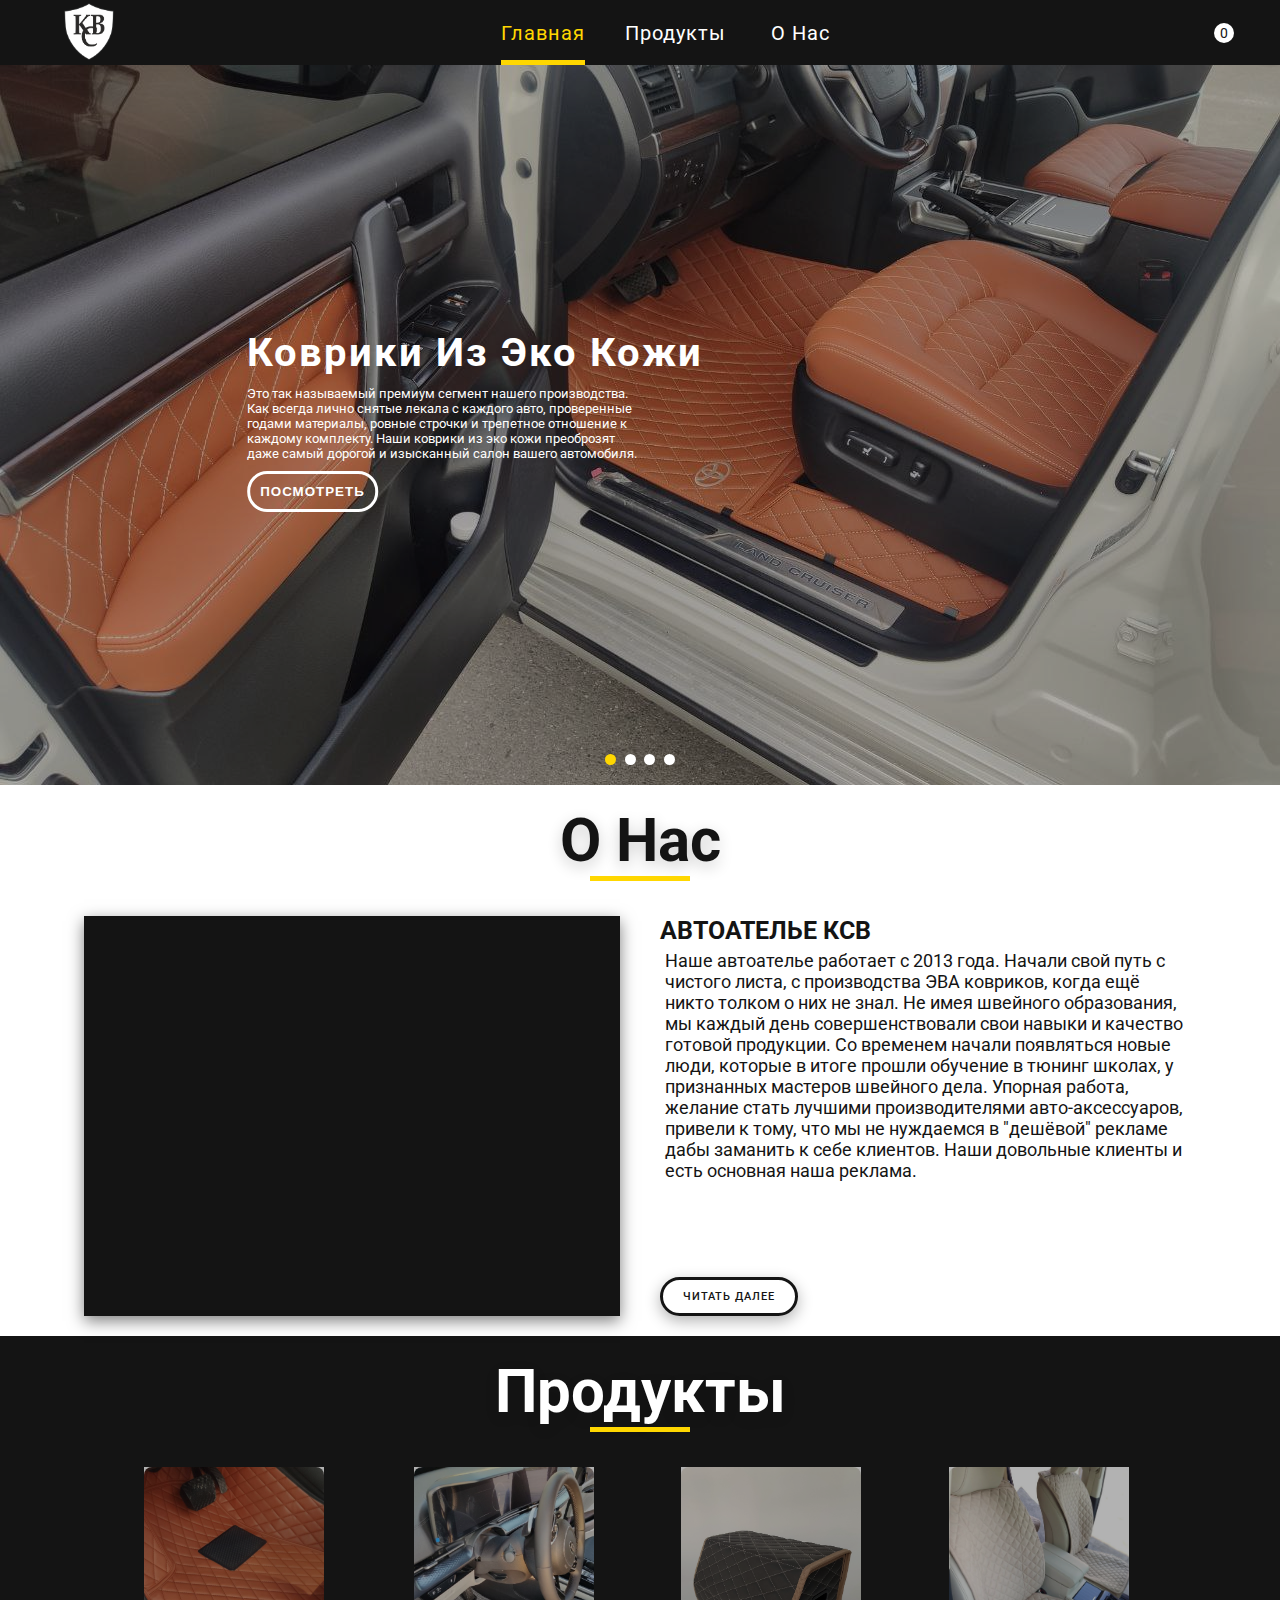
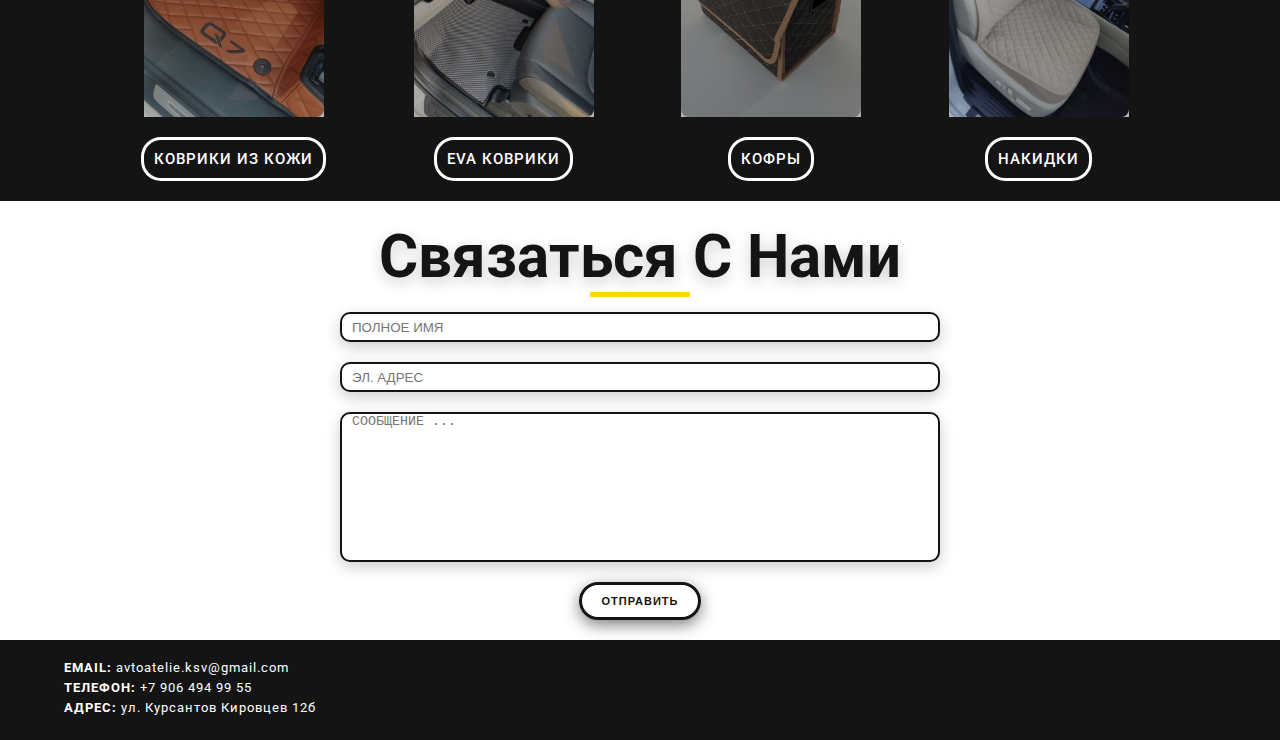
<file: index.html>
<!DOCTYPE html>
<html lang="en">
   <head>
      <meta charset="UTF-8" />
      <meta http-equiv="X-UA-Compatible" content="IE=edge" />
      <meta name="viewport" content="width=device-width, initial-scale=1.0" />
      <link
         rel="stylesheet"
         href="https://cdnjs.cloudflare.com/ajax/libs/font-awesome/5.15.3/css/all.min.css"
         integrity="sha512-iBBXm8fW90+nuLcSKlbmrPcLa0OT92xO1BIsZ+ywDWZCvqsWgccV3gFoRBv0z+8dLJgyAHIhR35VZc2oM/gI1w=="
         crossorigin="anonymous"
      />
      <link rel="preconnect" href="https://fonts.gstatic.com" />
      <link
         href="https://fonts.googleapis.com/css2?family=Roboto:wght@300;400;500;700&display=swap"
         rel="stylesheet"
      />
      <link rel="stylesheet" href="style.css" />
      <script type="module" src="app.js" defer></script>

      <title>Document</title>
   </head>
   <body>
      <header>
         <nav class="navbar">
            <div class="hamburger">
               <i class="fas fa-bars"></i>
            </div>

            <div class="logo">
               <a href="#"
                  ><img src="images/ksv_logo.png" alt="barnd logo"
               /></a>
            </div>
            <div class="menu-container">
               <div class="times">
                  <i class="fas fa-times"></i>
               </div>
               <ul class="menu">
                  <li class="menu-item">
                     <a class="menu-links active" href="">главная</a>
                  </li>
                  <li class="menu-item drop-item">
                     <a class="menu-links" href="#"
                        >продукты <i class="fas fa-chevron-down drop-icon"></i
                     ></a>

                     <!-- <i class="fas fa-chevron- drop-icon"></i> -->
                     <div class="sub-menu-container">
                        <ul class="sub-menu">
                           <li class="sub-menu-item">
                              <a href="/pages/eva-mat.html" class="menu-links"
                                 >EVA коврики</a
                              >
                           </li>
                           <li class="sub-menu-item">
                              <a
                                 href="/pages/leather-mat.html"
                                 class="menu-links"
                                 >Коврики из кожи</a
                              >
                           </li>
                           <li class="sub-menu-item">
                              <a href="/pages/capes.html" class="menu-links"
                                 >Накидки</a
                              >
                           </li>
                           <li class="sub-menu-item">
                              <a href="/pages/bags.html" class="menu-links"
                                 >кофры</a
                              >
                           </li>
                        </ul>
                     </div>
                  </li>
                  <li class="menu-item">
                     <a class="menu-links" href="">о нас</a>
                  </li>
               </ul>
            </div>
            <div class="cart">
               <i class="fas fa-shopping-cart"></i>
               <span class="cart-number">0</span>
            </div>
         </nav>
         <div class="hero">
            <i class="fas fa-chevron-left arrow prev"></i>
            <div class="slider-container">
               <div class="slide">
                  <div class="img-container">
                     <img src="images/slider/slide-4.jpg" alt="hero image" />
                  </div>
                  <div class="slide-content">
                     <h1 class="hero-title">Коврики из эко кожи</h1>
                     <!-- <h2 class="hero-sub-title">hero sub title</h2> -->
                     <p class="hero-info">
                        Это так называемый премиум сегмент нашего производства.
                        Как всегда лично снятые лекала с каждого авто,
                        проверенные годами материалы, ровные строчки и трепетное
                        отношение к каждому комплекту. Наши коврики из эко кожи
                        преоброзят даже самый дорогой и изысканный салон вашего
                        автомобиля.
                        <button class="btn hero-btn">посмотреть</button>
                     </p>
                  </div>
               </div>
               <div class="slide">
                  <div class="img-container">
                     <img src="images/slider/slide-2.jpg" alt="hero image" />
                  </div>
                  <div class="slide-content">
                     <h1 class="hero-title">hero title example1</h1>
                     <h2 class="hero-sub-title">hero sub title</h2>
                     <p class="hero-info">
                        Lorem ipsum dolor sit amet consectetur adipisicing elit.
                        Nostrum qui laborum assumenda, aliquid quia doloremque
                        obcaecati animi iste eos porro iusto consectetur est
                        praesentium consequuntur temporibus in harum magni
                        earum.
                     </p>
                     <button class="btn hero-btn">show more</button>
                  </div>
               </div>
               <div class="slide">
                  <div class="img-container">
                     <img src="images/slider/slide-3.jpg" alt="hero image" />
                  </div>
                  <div class="slide-content">
                     <h1 class="hero-title">hero title example2</h1>
                     <h2 class="hero-sub-title">hero sub title</h2>
                     <p class="hero-info">
                        Lorem ipsum dolor sit amet consectetur adipisicing elit.
                        Nostrum qui laborum assumenda, aliquid quia doloremque
                        obcaecati animi iste eos porro iusto consectetur est
                        praesentium consequuntur temporibus in harum magni
                        earum.
                     </p>
                     <button class="btn hero-btn">show more</button>
                  </div>
               </div>
               <div class="slide">
                  <div class="img-container">
                     <img
                        src="images/pexels-jae-park-4141962.jpg"
                        alt="hero image"
                     />
                  </div>
                  <div class="slide-content">
                     <h1 class="hero-title">hero title example3</h1>
                     <h2 class="hero-sub-title">hero sub title</h2>
                     <p class="hero-info">
                        Lorem ipsum dolor sit amet consectetur adipisicing elit.
                        Nostrum qui laborum assumenda, aliquid quia doloremque
                        obcaecati animi iste eos porro iusto consectetur est
                        praesentium consequuntur temporibus in harum magni
                        earum.
                     </p>
                     <button class="btn hero-btn">show more</button>
                  </div>
               </div>
            </div>
            <i class="fas fa-chevron-right arrow next"></i>
            <div class="dots-container">
               <div data-id="0" class="dot active"></div>
               <div data-id="1" class="dot"></div>
               <div data-id="2" class="dot"></div>
               <div data-id="3" class="dot"></div>
            </div>
         </div>
      </header>
      <main>
         <section id="about-us" class="about-us-container">
            <div class="about-us">
               <div class="about-us-section-title">
                  <h1>о нас</h1>
               </div>
               <div class="about-us-body">
                  <div class="about-us-img"></div>
                  <div class="about-us-content">
                     <h2 class="about-us-title">автоателье ксв</h2>
                     <p class="about-us-text">
                        Наше автоателье работает с 2013 года. Начали свой путь с
                        чистого листа, с производства ЭВА ковриков, когда ещё
                        никто толком о них не знал. Не имея швейного
                        образования, мы каждый день совершенствовали свои навыки
                        и качество готовой продукции. Со временем начали
                        появляться новые люди, которые в итоге прошли обучение в
                        тюнинг школах, у признанных мастеров швейного дела.
                        Упорная работа, желание стать лучшими производителями
                        авто-аксессуаров, привели к тому, что мы не нуждаемся в
                        "дешёвой" рекламе дабы заманить к себе клиентов. Наши
                        довольные клиенты и есть основная наша реклама.
                     </p>
                     <a href="#" class="btn btn-light">читать далее</a>
                  </div>
               </div>
            </div>
         </section>
         <section id="products" class="prducts-section-container">
            <div class="products">
               <div class="product-title">
                  <h1>продукты</h1>
               </div>
               <div class="products-container">
                  <div class="product">
                     <div class="product-img">
                        <img src="./images/homPage/product-1.jpg" alt="" />
                     </div>
                     <a href="pages/leather-mat.html" class="btn"
                        >Коврики из кожи</a
                     >
                  </div>
                  <div class="product">
                     <div class="product-img">
                        <img src="./images/homPage/product-2.jpg" alt="" />
                     </div>
                     <a href="pages/eva-mat.html" class="btn">EVA Коврики</a>
                  </div>
                  <div class="product">
                     <div class="product-img">
                        <img src="./images/homPage/product-3.jpg" alt="" />
                     </div>
                     <a href="pages/bags.html" class="btn">кофры</a>
                  </div>
                  <div class="product">
                     <div class="product-img">
                        <img src="./images/homPage/product-4.jpg" alt="" />
                     </div>
                     <a href="pages/capes.html" class="btn">Накидки</a>
                  </div>
               </div>
            </div>
         </section>
         <section class="contact-us-container">
            <div class="contact-us">
               <div class="contact-us-title">
                  <h1>связаться с нами</h1>
               </div>
               <form class="contact-form">
                  <input
                     type="text"
                     placeholder="ПОЛНОЕ ИМЯ"
                     class="input-field full-name"
                  />
                  <input
                     type="email"
                     placeholder="ЭЛ. АДРЕС"
                     class="input-field email"
                  />
                  <textarea
                     cols="30"
                     rows="10"
                     placeholder="СООБЩЕНИЕ ..."
                     class="message"
                  ></textarea>
                  <input
                     type="submit"
                     value="отправить"
                     class="btn btn-light submit"
                  />
               </form>
            </div>
         </section>
      </main>
      <footer>
         <div class="footer-content">
            <div class="footer-info">
               <p><span>Email: </span>avtoatelie.ksv@gmail.com</p>
               <p><span>ТЕЛЕФОН: </span>+7 906 494 99 55</p>
               <p><span>адрес: </span>ул. Курсантов Кировцев 12б</p>
            </div>
            <div class="social-media">
               <a
                  href="https://www.instagram.com/avtoatelie_ksv/?hl=en"
                  target="_blank"
               >
                  <i class="fab fa-instagram"> </i>
               </a>
               <a href="tel:+79064949955"><i class="fas fa-phone"></i></a>
            </div>
         </div>
      </footer>
   </body>
</html>
</file>
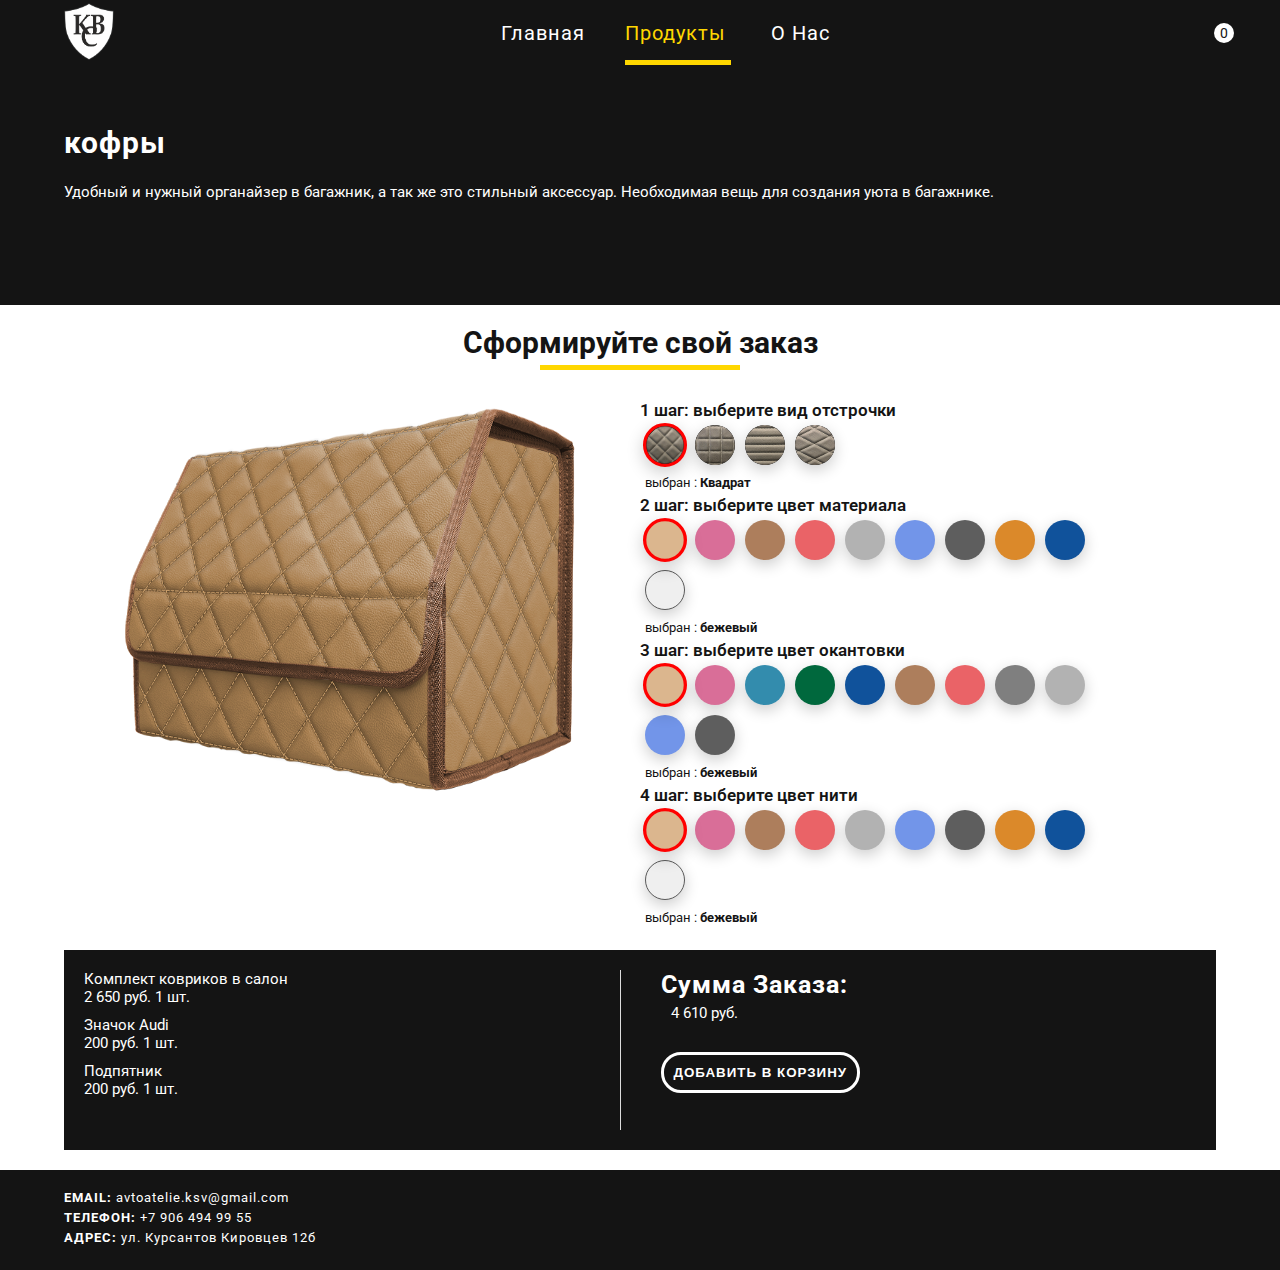
<file: pages/bags.html>
<!DOCTYPE html>
<html lang="en">
   <head>
      <meta charset="UTF-8" />
      <meta http-equiv="X-UA-Compatible" content="IE=edge" />
      <meta name="viewport" content="width=device-width, initial-scale=1.0" />
      <link
         rel="stylesheet"
         href="https://cdnjs.cloudflare.com/ajax/libs/font-awesome/5.15.3/css/all.min.css"
         integrity="sha512-iBBXm8fW90+nuLcSKlbmrPcLa0OT92xO1BIsZ+ywDWZCvqsWgccV3gFoRBv0z+8dLJgyAHIhR35VZc2oM/gI1w=="
         crossorigin="anonymous"
      />
      <link rel="preconnect" href="https://fonts.gstatic.com" />
      <link
         href="https://fonts.googleapis.com/css2?family=Roboto:wght@300;400;500;700&display=swap"
         rel="stylesheet"
      />
      <link rel="stylesheet" href="../style.css" />
      <script type="module" src="../js/bags.js" defer></script>
      <title>Document</title>
   </head>
   <body>
      <header>
         <nav class="navbar">
            <div class="hamburger">
               <i class="fas fa-bars"></i>
            </div>

            <div class="logo">
               <a href="../index.html"
                  ><img src="../images/ksv_logo.png" alt="barnd logo"
               /></a>
            </div>
            <div class="menu-container">
               <div class="times">
                  <i class="fas fa-times"></i>
               </div>
               <ul class="menu">
                  <li class="menu-item">
                     <a class="menu-links" href="../index.html">главная</a>
                  </li>
                  <li class="menu-item drop-item">
                     <a class="menu-links active" href="#"
                        >продукты <i class="fas fa-chevron-down drop-icon"></i
                     ></a>

                     <!-- <i class="fas fa-chevron- drop-icon"></i> -->
                     <div class="sub-menu-container">
                        <ul class="sub-menu">
                           <li class="sub-menu-item">
                              <a href="/pages/eva-mat.html" class="menu-links"
                                 >EVA коврики</a
                              >
                           </li>
                           <li class="sub-menu-item">
                              <a
                                 href="/pages/leather-mat.html"
                                 class="menu-links"
                                 >Коврики из кожи</a
                              >
                           </li>
                           <li class="sub-menu-item">
                              <a href="/pages/capes.html" class="menu-links"
                                 >Накидки</a
                              >
                           </li>
                           <li class="sub-menu-item">
                              <a href="/pages/bags.html" class="menu-links"
                                 >кофры</a
                              >
                           </li>
                        </ul>
                     </div>
                  </li>
                  <li class="menu-item">
                     <a class="menu-links" href="">о нас</a>
                  </li>
               </ul>
            </div>
            <div class="cart">
               <i class="fas fa-shopping-cart"></i>
               <span class="cart-number">0</span>
            </div>
         </nav>
         <div class="product-info">
            <h1 class="info-title">кофры</h1>
            <p class="info-text">
               Удобный и нужный органайзер в багажник, а так же это стильный
               аксессуар. Необходимая вещь для создания уюта в багажнике.
            </p>
         </div>
      </header>
      <main>
         <div class="order-title">
            <h1>Сформируйте свой заказ</h1>
         </div>
         <div class="place-order">
            <div class="gallery-container">
               <div class="gallery-display">
                  <!-- <div class="regular-img active">
                     <img
                        src="../images/mat/real-images/1.jpg"
                        alt=""
                        class="diplay-img"
                     />
                  </div> -->
                  <div class="constructor-container">
                     <img
                        src="../images/products/Кофры/Материал/Квадрат/бежевый.png"
                        alt=""
                        class="base-color bag-ba"
                     />
                     <img
                        src="../images/products/Кофры/Кантик/бежевый.png"
                        alt=""
                        class="border-color bag-bo"
                     />
                     <img
                        src="../images/products/Кофры/Узор/Квадрат/бежевый.png"
                        alt=""
                        class="line-color bag-line"
                     />
                  </div>
               </div>
               <!-- <div class="gallery-img-container">
                  <ul class="images-menu">
                     <li class="image">
                        <img
                           src="../images/mat/real-images/1.jpg"
                           alt=""
                           data-img="../images/mat/real-images/1.jpg"
                        />
                     </li>
                     <li class="image">
                        <img
                           src="../images/mat/real-images/2.jpg"
                           alt=""
                           data-img="../images/mat/real-images/2.jpg"
                        />
                     </li>
                     <li class="image">
                        <img
                           src="../images/mat/real-images/3.jpg"
                           alt=""
                           data-img="../images/mat/real-images/3.jpg"
                        />
                     </li>
                     <li class="image">
                        <img
                           src="../images/mat/real-images/4.jpg"
                           alt=""
                           data-img="../images/mat/real-images/4.jpg"
                        />
                     </li>
                     <li class="image">
                        <img
                           src="../images/mat/real-images/5.jpg"
                           alt=""
                           data-img="../images/mat/real-images/5.jpg"
                        />
                     </li>
                     <li class="image">
                        <img
                           src="../images/mat/real-images/6.jpg"
                           alt=""
                           data-img="../images/mat/real-images/6.jpg"
                        />
                     </li>
                     <li class="image">
                        <img
                           src="../images/mat/real-images/7.jpg"
                           alt=""
                           data-img="../images/mat/real-images/7.jpg"
                        />
                     </li>
                     <li class="image">
                        <img
                           src="../images/mat/real-images/8.jpg"
                           alt=""
                           data-img="../images/mat/real-images/8.jpg"
                        />
                     </li>
                     <li class="constructor-img">
                        <img
                           src="../images/products/Кофры/Материал/Квадрат прямой/бежевый.png"
                           alt=""
                           data-img="../images/products/Накидки/Основа/бежевый.png"
                        />
                     </li>
                  </ul>
               </div> -->
            </div>
            <div class="options-wrapper">
               <div class="bag-type">
                  <p class="option-text">1 шаг: выберите вид отстрочки</p>
                  <ul class="items-list">
                     <li class="active">
                        <div
                           class="circle type bag-square"
                           data-base="../images/products/Кофры/Материал/Квадрат/бежевый.png"
                           data-border="../images/products/Кофры/Кантик/бежевый.png"
                           data-line="../images/products/Кофры/Узор/Квадрат/бежевый.png"
                           data-id="2"
                           data-text="Квадрат"
                           data-class="square"
                        >
                           <img
                              src="../images/products/Кофры/type-icon/квадратный.png"
                              alt=""
                           />
                        </div>
                     </li>

                     <li>
                        <div
                           class="circle type bag-Square-straight"
                           data-base="../images/products/Кофры/Материал/Квадрат прямой/бежевый.png"
                           data-border="../images/products/Кофры/Кантик/бежевый.png"
                           data-line="../images/products/Кофры/Узор/Квадрат прямой/бежевый.png"
                           data-id="7"
                           data-text="Квадрат прямой"
                           data-class="Square-straight"
                        >
                           <img
                              src="../images/products/Кофры/type-icon/квадрат.png"
                              alt=""
                           />
                        </div>
                     </li>
                     <li>
                        <div
                           class="circle type bag-Band"
                           data-base="../images/products/Кофры/Материал/Полоса/бежевый.png"
                           data-border="../images/products/Кофры/Кантик/бежевый.png"
                           data-line="../images/products/Кофры/Узор/Полоса/бежевый.png"
                           data-id="8"
                           data-text="Полоса"
                           data-class="Band"
                        >
                           <img
                              src="../images/products/Кофры/type-icon/линия.png"
                              alt=""
                           />
                        </div>
                     </li>
                     <li>
                        <div
                           class="circle type bag-romb"
                           data-base="../images/products/Кофры/Материал/Ромб/бежевый.png"
                           data-border="../images/products/Кофры/Кантик/бежевый.png"
                           data-line="../images/products/Кофры/Узор/Ромб/бежевый.png"
                           data-id="9"
                           data-text="Ромб"
                           data-class="romb"
                        >
                           <img
                              src="../images/products/Кофры/type-icon/ромб.png"
                              alt=""
                           />
                        </div>
                     </li>
                  </ul>
                  <p class="choose">
                     выбран :
                     <span class="choose-bag-type">Квадрат</span>
                  </p>
               </div>
               <div class="bag-base-color">
                  <p class="option-text">2 шаг: выберите цвет материала</p>
                  <div class="color-list square active1">
                     <ul class="items-list">
                        <li class="active">
                           <div
                              class="circle base-color beige"
                              data-img="../images/products/Кофры/Материал/Квадрат/бежевый.png"
                              data-id="14"
                              data-text="бежевый"
                           ></div>
                        </li>

                        <li>
                           <div
                              class="circle base-color burgundy"
                              data-img="../images/products/Кофры/Материал/Квадрат/бордовый.png"
                              data-id="2"
                              data-text="бордовый"
                           ></div>
                        </li>
                        <li>
                           <div
                              class="circle base-color brown"
                              data-img="../images/products/Кофры/Материал/Квадрат/коричневый.png"
                              data-id="17"
                              data-text="коричневый"
                           ></div>
                        </li>
                        <li>
                           <div
                              class="circle base-color red"
                              data-img="../images/products/Кофры/Материал/Квадрат/красный.png"
                              data-id="12"
                              data-text="красный"
                           ></div>
                        </li>
                        <li>
                           <div
                              class="circle base-color gray"
                              data-img="../images/products/Кофры/Материал/Квадрат/серый.png"
                              data-id="13"
                              data-text="серый"
                           ></div>
                        </li>
                        <li>
                           <div
                              class="circle base-color blue"
                              data-img="../images/products/Кофры/Материал/Квадрат/синий.png"
                              data-id="4"
                              data-text="синий"
                           ></div>
                        </li>
                        <li>
                           <div
                              class="circle base-color black"
                              data-img="../images/products/Кофры/Материал/Квадрат/черный.png"
                              data-id="15"
                              data-text="черный"
                           ></div>
                        </li>
                        <li>
                           <div
                              class="circle base-color orange"
                              data-img="../images/products/Кофры/Материал/Квадрат/оранжевый.png"
                              data-id="15"
                              data-text="оранжевый"
                           ></div>
                        </li>
                        <li>
                           <div
                              class="circle base-color indigo"
                              data-img="../images/products/Кофры/Материал/Квадрат/индиго.png"
                              data-id="15"
                              data-text="индиго"
                           ></div>
                        </li>
                        <li>
                           <div
                              class="circle base-color white"
                              data-img="../images/products/Кофры/Материал/Квадрат/белый.png"
                              data-id="15"
                              data-text="белый"
                           ></div>
                        </li>
                     </ul>
                  </div>
                  <div class="color-list Square-straight">
                     <ul class="items-list">
                        <li class="active">
                           <div
                              class="circle base-color beige"
                              data-img="../images/products/Кофры/Материал/Квадрат прямой/бежевый.png"
                              data-id="14"
                              data-text="бежевый"
                           ></div>
                        </li>

                        <li>
                           <div
                              class="circle base-color burgundy"
                              data-img="../images/products/Кофры/Материал/Квадрат прямой/бордовый.png"
                              data-id="2"
                              data-text="бордовый"
                           ></div>
                        </li>
                        <li>
                           <div
                              class="circle base-color brown"
                              data-img="../images/products/Кофры/Материал/Квадрат прямой/коричневый.png"
                              data-id="17"
                              data-text="коричневый"
                           ></div>
                        </li>
                        <li>
                           <div
                              class="circle base-color red"
                              data-img="../images/products/Кофры/Материал/Квадрат прямой/красный.png"
                              data-id="12"
                              data-text="красный"
                           ></div>
                        </li>
                        <li>
                           <div
                              class="circle base-color gray"
                              data-img="../images/products/Кофры/Материал/Квадрат прямой/серый.png"
                              data-id="13"
                              data-text="серый"
                           ></div>
                        </li>
                        <li>
                           <div
                              class="circle base-color blue"
                              data-img="../images/products/Кофры/Материал/Квадрат прямой/синий.png"
                              data-id="4"
                              data-text="синий"
                           ></div>
                        </li>
                        <li>
                           <div
                              class="circle base-color black"
                              data-img="../images/products/Кофры/Материал/Квадрат прямой/черный.png"
                              data-id="15"
                              data-text="черный"
                           ></div>
                        </li>
                        <li>
                           <div
                              class="circle base-color orange"
                              data-img="../images/products/Кофры/Материал/Квадрат прямой/оранжевый.png"
                              data-id="15"
                              data-text="оранжевый"
                           ></div>
                        </li>
                        <li>
                           <div
                              class="circle base-color indigo"
                              data-img="../images/products/Кофры/Материал/Квадрат прямой/индиго.png"
                              data-id="15"
                              data-text="индиго"
                           ></div>
                        </li>
                        <li>
                           <div
                              class="circle base-color white"
                              data-img="../images/products/Кофры/Материал/Квадрат прямой/белый.png"
                              data-id="15"
                              data-text="белый"
                           ></div>
                        </li>
                     </ul>
                  </div>
                  <div class="color-list Band">
                     <ul class="items-list">
                        <li class="active">
                           <div
                              class="circle base-color beige"
                              data-img="../images/products/Кофры/Материал/Полоса/бежевый.png"
                              data-id="14"
                              data-text="бежевый"
                           ></div>
                        </li>

                        <li>
                           <div
                              class="circle base-color burgundy"
                              data-img="../images/products/Кофры/Материал/Полоса/бордовый.png"
                              data-id="2"
                              data-text="бордовый"
                           ></div>
                        </li>
                        <li>
                           <div
                              class="circle base-color brown"
                              data-img="../images/products/Кофры/Материал/Полоса/коричневый.png"
                              data-id="17"
                              data-text="коричневый"
                           ></div>
                        </li>
                        <li>
                           <div
                              class="circle base-color red"
                              data-img="../images/products/Кофры/Материал/Полоса/красный.png"
                              data-id="12"
                              data-text="красный"
                           ></div>
                        </li>
                        <li>
                           <div
                              class="circle base-color gray"
                              data-img="../images/products/Кофры/Материал/Полоса/серый.png"
                              data-id="13"
                              data-text="серый"
                           ></div>
                        </li>
                        <li>
                           <div
                              class="circle base-color blue"
                              data-img="../images/products/Кофры/Материал/Полоса/синий.png"
                              data-id="4"
                              data-text="синий"
                           ></div>
                        </li>
                        <li>
                           <div
                              class="circle base-color black"
                              data-img="../images/products/Кофры/Материал/Полоса/черный.png"
                              data-id="15"
                              data-text="черный"
                           ></div>
                        </li>
                        <li>
                           <div
                              class="circle base-color orange"
                              data-img="../images/products/Кофры/Материал/Полоса/оранжевый.png"
                              data-id="15"
                              data-text="оранжевый"
                           ></div>
                        </li>
                        <li>
                           <div
                              class="circle base-color indigo"
                              data-img="../images/products/Кофры/Материал/Полоса/индиго.png"
                              data-id="15"
                              data-text="индиго"
                           ></div>
                        </li>
                        <li>
                           <div
                              class="circle base-color white"
                              data-img="../images/products/Кофры/Материал/Полоса/белый.png"
                              data-id="15"
                              data-text="белый"
                           ></div>
                        </li>
                     </ul>
                  </div>
                  <div class="color-list romb">
                     <ul class="items-list">
                        <li class="active">
                           <div
                              class="circle base-color beige"
                              data-img="../images/products/Кофры/Материал/Ромб/бежевый.png"
                              data-id="14"
                              data-text="бежевый"
                           ></div>
                        </li>

                        <li>
                           <div
                              class="circle base-color burgundy"
                              data-img="../images/products/Кофры/Материал/Ромб/бордовый.png"
                              data-id="2"
                              data-text="бордовый"
                           ></div>
                        </li>
                        <li>
                           <div
                              class="circle base-color brown"
                              data-img="../images/products/Кофры/Материал/Ромб/коричневый.png"
                              data-id="17"
                              data-text="коричневый"
                           ></div>
                        </li>
                        <li>
                           <div
                              class="circle base-color red"
                              data-img="../images/products/Кофры/Материал/Ромб/красный.png"
                              data-id="12"
                              data-text="красный"
                           ></div>
                        </li>
                        <li>
                           <div
                              class="circle base-color gray"
                              data-img="../images/products/Кофры/Материал/Ромб/серый.png"
                              data-id="13"
                              data-text="серый"
                           ></div>
                        </li>
                        <li>
                           <div
                              class="circle base-color blue"
                              data-img="../images/products/Кофры/Материал/Ромб/синий.png"
                              data-id="4"
                              data-text="синий"
                           ></div>
                        </li>
                        <li>
                           <div
                              class="circle base-color black"
                              data-img="../images/products/Кофры/Материал/Ромб/черный.png"
                              data-id="15"
                              data-text="черный"
                           ></div>
                        </li>
                        <li>
                           <div
                              class="circle base-color orange"
                              data-img="../images/products/Кофры/Материал/Ромб/оранжевый.png"
                              data-id="15"
                              data-text="оранжевый"
                           ></div>
                        </li>
                        <li>
                           <div
                              class="circle base-color indigo"
                              data-img="../images/products/Кофры/Материал/Ромб/индиго.png"
                              data-id="15"
                              data-text="индиго"
                           ></div>
                        </li>
                        <li>
                           <div
                              class="circle base-color white"
                              data-img="../images/products/Кофры/Материал/Ромб/белый.png"
                              data-id="15"
                              data-text="белый"
                           ></div>
                        </li>
                     </ul>
                  </div>
                  <p class="choose">
                     выбран :
                     <span class="choose-bag-base-color">бежевый</span>
                  </p>
               </div>
               <div class="bage-border-color">
                  <p class="option-text">3 шаг: выберите цвет окантовки</p>
                  <ul class="items-list">
                     <li class="active ss">
                        <div
                           class="circle border-color beige"
                           data-img="../images/products/Кофры/Кантик/бежевый.png"
                           data-id="14"
                           data-text="бежевый"
                        ></div>
                     </li>

                     <li>
                        <div
                           class="circle border-color burgundy"
                           data-img="../images/products/Кофры/Кантик/бордовый.png"
                           data-id="2"
                           data-text="бордовый"
                        ></div>
                     </li>
                     <li>
                        <div
                           class="circle border-color light-blue"
                           data-img="../images/products/Кофры/Кантик/голубой.png"
                           data-id="17"
                           data-text="голубой"
                        ></div>
                     </li>
                     <li>
                        <div
                           class="circle border-color green"
                           data-img="../images/products/Кофры/Кантик/зеленый.png"
                           data-id="12"
                           data-text="зеленый"
                        ></div>
                     </li>
                     <li>
                        <div
                           class="circle border-color indigo"
                           data-img="../images/products/Кофры/Кантик/индиго.png"
                           data-id="13"
                           data-text="индиго"
                        ></div>
                     </li>
                     <li>
                        <div
                           class="circle border-color brown"
                           data-img="../images/products/Кофры/Кантик/коричневый.png"
                           data-id="4"
                           data-text="коричневый"
                        ></div>
                     </li>
                     <li>
                        <div
                           class="circle border-color red"
                           data-img="../images/products/Кофры/Кантик/красный.png"
                           data-id="15"
                           data-text="красный"
                        ></div>
                     </li>
                     <li>
                        <div
                           class="circle border-color silver"
                           data-img="../images/products/Кофры/Кантик/серебристый.png"
                           data-id="15"
                           data-text="серебристый"
                        ></div>
                     </li>
                     <li>
                        <div
                           class="circle border-color gray"
                           data-img="../images/products/Кофры/Кантик/серый.png"
                           data-id="15"
                           data-text="серый"
                        ></div>
                     </li>
                     <li>
                        <div
                           class="circle border-color blue"
                           data-img="../images/products/Кофры/Кантик/синий.png"
                           data-id="15"
                           data-text="синий"
                        ></div>
                     </li>
                     <li>
                        <div
                           class="circle border-color black"
                           data-img="../images/products/Кофры/Кантик/черный.png"
                           data-id="15"
                           data-text="черный"
                        ></div>
                     </li>
                  </ul>
                  <p class="choose">
                     выбран :
                     <span class="choose-bag-border-color">бежевый</span>
                  </p>
               </div>
               <div class="bag-line-color">
                  <p class="option-text">4 шаг: выберите цвет нити</p>
                  <div class="color-list1 square active2">
                     <ul class="items-list1">
                        <li class="active">
                           <div
                              class="circle line-color beige"
                              data-img="../images/products/Кофры/Узор/Квадрат/бежевый.png"
                              data-id="14"
                              data-text="бежевый"
                           ></div>
                        </li>

                        <li>
                           <div
                              class="circle line-color burgundy"
                              data-img="../images/products/Кофры/Узор/Квадрат/бордовый.png"
                              data-id="2"
                              data-text="бордовый"
                           ></div>
                        </li>
                        <li>
                           <div
                              class="circle line-color brown"
                              data-img="../images/products/Кофры/Узор/Квадрат/коричневый.png"
                              data-id="17"
                              data-text="коричневый"
                           ></div>
                        </li>
                        <li>
                           <div
                              class="circle line-color red"
                              data-img="../images/products/Кофры/Узор/Квадрат/красный.png"
                              data-id="12"
                              data-text="красный"
                           ></div>
                        </li>
                        <li>
                           <div
                              class="circle line-color gray"
                              data-img="../images/products/Кофры/Узор/Квадрат/серый.png"
                              data-id="13"
                              data-text="серый"
                           ></div>
                        </li>
                        <li>
                           <div
                              class="circle line-color blue"
                              data-img="../images/products/Кофры/Узор/Квадрат/синий.png"
                              data-id="4"
                              data-text="синий"
                           ></div>
                        </li>
                        <li>
                           <div
                              class="circle line-color black"
                              data-img="../images/products/Кофры/Узор/Квадрат/черный.png"
                              data-id="15"
                              data-text="черный"
                           ></div>
                        </li>
                        <li>
                           <div
                              class="circle line-color orange"
                              data-img="../images/products/Кофры/Узор/Квадрат/оранжевый.png"
                              data-id="15"
                              data-text="оранжевый"
                           ></div>
                        </li>
                        <li>
                           <div
                              class="circle line-color indigo"
                              data-img="../images/products/Кофры/Узор/Квадрат/индиго.png"
                              data-id="15"
                              data-text="индиго"
                           ></div>
                        </li>
                        <li>
                           <div
                              class="circle line-color white"
                              data-img="../images/products/Кофры/Узор/Квадрат/белый.png"
                              data-id="15"
                              data-text="белый"
                           ></div>
                        </li>
                     </ul>
                  </div>
                  <div class="color-list1 Square-straight">
                     <ul class="items-list1">
                        <li class="active">
                           <div
                              class="circle line-color beige"
                              data-img="../images/products/Кофры/Узор/Квадрат прямой/бежевый.png"
                              data-id="14"
                              data-text="бежевый"
                           ></div>
                        </li>

                        <li>
                           <div
                              class="circle line-color burgundy"
                              data-img="../images/products/Кофры/Узор/Квадрат прямой/бордовый.png"
                              data-id="2"
                              data-text="бордовый"
                           ></div>
                        </li>
                        <li>
                           <div
                              class="circle line-color brown"
                              data-img="../images/products/Кофры/Узор/Квадрат прямой/коричневый.png"
                              data-id="17"
                              data-text="коричневый"
                           ></div>
                        </li>
                        <li>
                           <div
                              class="circle line-color red"
                              data-img="../images/products/Кофры/Узор/Квадрат прямой/красный.png"
                              data-id="12"
                              data-text="красный"
                           ></div>
                        </li>
                        <li>
                           <div
                              class="circle line-color gray"
                              data-img="../images/products/Кофры/Узор/Квадрат прямой/серый.png"
                              data-id="13"
                              data-text="серый"
                           ></div>
                        </li>
                        <li>
                           <div
                              class="circle line-color blue"
                              data-img="../images/products/Кофры/Узор/Квадрат прямой/синий.png"
                              data-id="4"
                              data-text="синий"
                           ></div>
                        </li>
                        <li>
                           <div
                              class="circle line-color black"
                              data-img="../images/products/Кофры/Узор/Квадрат прямой/черный.png"
                              data-id="15"
                              data-text="черный"
                           ></div>
                        </li>
                        <li>
                           <div
                              class="circle line-color orange"
                              data-img="../images/products/Кофры/Узор/Квадрат прямой/оранжевый.png"
                              data-id="15"
                              data-text="оранжевый"
                           ></div>
                        </li>
                        <li>
                           <div
                              class="circle line-color indigo"
                              data-img="../images/products/Кофры/Узор/Квадрат прямой/индиго.png"
                              data-id="15"
                              data-text="индиго"
                           ></div>
                        </li>
                        <li>
                           <div
                              class="circle line-color white"
                              data-img="../images/products/Кофры/Узор/Квадрат прямой/белый.png"
                              data-id="15"
                              data-text="белый"
                           ></div>
                        </li>
                     </ul>
                  </div>
                  <div class="color-list1 Band">
                     <ul class="items-list1">
                        <li class="active">
                           <div
                              class="circle line-color beige"
                              data-img="../images/products/Кофры/Узор/Полоса/бежевый.png"
                              data-id="14"
                              data-text="бежевый"
                           ></div>
                        </li>

                        <li>
                           <div
                              class="circle line-color burgundy"
                              data-img="../images/products/Кофры/Узор/Полоса/бордовый.png"
                              data-id="2"
                              data-text="бордовый"
                           ></div>
                        </li>
                        <li>
                           <div
                              class="circle line-color brown"
                              data-img="../images/products/Кофры/Узор/Полоса/коричневый.png"
                              data-id="17"
                              data-text="коричневый"
                           ></div>
                        </li>
                        <li>
                           <div
                              class="circle line-color red"
                              data-img="../images/products/Кофры/Узор/Полоса/красный.png"
                              data-id="12"
                              data-text="красный"
                           ></div>
                        </li>
                        <li>
                           <div
                              class="circle line-color gray"
                              data-img="../images/products/Кофры/Узор/Полоса/серый.png"
                              data-id="13"
                              data-text="серый"
                           ></div>
                        </li>
                        <li>
                           <div
                              class="circle line-color blue"
                              data-img="../images/products/Кофры/Узор/Полоса/синий.png"
                              data-id="4"
                              data-text="синий"
                           ></div>
                        </li>
                        <li>
                           <div
                              class="circle line-color black"
                              data-img="../images/products/Кофры/Узор/Полоса/черный.png"
                              data-id="15"
                              data-text="черный"
                           ></div>
                        </li>
                        <li>
                           <div
                              class="circle line-color orange"
                              data-img="../images/products/Кофры/Узор/Полоса/оранжевый.png"
                              data-id="15"
                              data-text="оранжевый"
                           ></div>
                        </li>
                        <li>
                           <div
                              class="circle line-color indigo"
                              data-img="../images/products/Кофры/Узор/Полоса/индиго.png"
                              data-id="15"
                              data-text="индиго"
                           ></div>
                        </li>
                        <li>
                           <div
                              class="circle line-color white"
                              data-img="../images/products/Кофры/Узор/Полоса/белый.png"
                              data-id="15"
                              data-text="белый"
                           ></div>
                        </li>
                     </ul>
                  </div>
                  <div class="color-list1 romb">
                     <ul class="items-list1">
                        <li class="active">
                           <div
                              class="circle line-color beige"
                              data-img="../images/products/Кофры/Узор/Ромб/бежевый.png"
                              data-id="14"
                              data-text="бежевый"
                           ></div>
                        </li>

                        <li>
                           <div
                              class="circle line-color burgundy"
                              data-img="../images/products/Кофры/Узор/Ромб/бордовый.png"
                              data-id="2"
                              data-text="бордовый"
                           ></div>
                        </li>
                        <li>
                           <div
                              class="circle line-color brown"
                              data-img="../images/products/Кофры/Узор/Ромб/коричневый.png"
                              data-id="17"
                              data-text="коричневый"
                           ></div>
                        </li>
                        <li>
                           <div
                              class="circle line-color red"
                              data-img="../images/products/Кофры/Узор/Ромб/красный.png"
                              data-id="12"
                              data-text="красный"
                           ></div>
                        </li>
                        <li>
                           <div
                              class="circle line-color gray"
                              data-img="../images/products/Кофры/Узор/Ромб/серый.png"
                              data-id="13"
                              data-text="серый"
                           ></div>
                        </li>
                        <li>
                           <div
                              class="circle line-color blue"
                              data-img="../images/products/Кофры/Узор/Ромб/синий.png"
                              data-id="4"
                              data-text="синий"
                           ></div>
                        </li>
                        <li>
                           <div
                              class="circle line-color black"
                              data-img="../images/products/Кофры/Узор/Ромб/черный.png"
                              data-id="15"
                              data-text="черный"
                           ></div>
                        </li>
                        <li>
                           <div
                              class="circle line-color orange"
                              data-img="../images/products/Кофры/Узор/Ромб/оранжевый.png"
                              data-id="15"
                              data-text="оранжевый"
                           ></div>
                        </li>
                        <li>
                           <div
                              class="circle line-color indigo"
                              data-img="../images/products/Кофры/Узор/Ромб/индиго.png"
                              data-id="15"
                              data-text="индиго"
                           ></div>
                        </li>
                        <li>
                           <div
                              class="circle line-color white"
                              data-img="../images/products/Кофры/Узор/Ромб/белый.png"
                              data-id="15"
                              data-text="белый"
                           ></div>
                        </li>
                     </ul>
                  </div>
                  <p class="choose">
                     выбран :
                     <span class="choose-bag-line-color">бежевый</span>
                  </p>
               </div>
            </div>
         </div>
         <div class="receipt">
            <div class="receipt-info">
               <ul class="receipt-list">
                  <li class="receipt-item">
                     <p>Комплект ковриков в салон</p>
                     <p>2 650 руб. 1 шт.</p>
                  </li>
                  <li class="receipt-item">
                     <p>Значок Audi</p>
                     <p>200 руб. 1 шт.</p>
                  </li>
                  <li class="receipt-item">
                     <p>Подпятник</p>
                     <p>200 руб. 1 шт.</p>
                  </li>
               </ul>
            </div>
            <div class="receipt-price">
               <h1>Сумма заказа:</h1>
               <p>4 610 руб.</p>
               <button class="btn add-to-cart">Добавить в корзину</button>
            </div>
         </div>
      </main>
      <footer>
         <div class="footer-content">
            <div class="footer-info">
               <p><span>Email: </span>avtoatelie.ksv@gmail.com</p>
               <p><span>ТЕЛЕФОН: </span>+7 906 494 99 55</p>
               <p><span>адрес: </span>ул. Курсантов Кировцев 12б</p>
            </div>
            <div class="social-media">
               <a
                  href="https://www.instagram.com/avtoatelie_ksv/?hl=en"
                  target="_blank"
               >
                  <i class="fab fa-instagram"> </i>
               </a>
               <a href="tel:+79064949955"><i class="fas fa-phone"></i></a>
            </div>
         </div>
      </footer>
      <div class="load-images">
         <!-- base square -->
         <img src="../images/products/Кофры/Материал/Квадрат/бежевый.png" />
         <img src="../images/products/Кофры/Материал/Квадрат/бордовый.png" />
         <img src="../images/products/Кофры/Материал/Квадрат/коричневый.png" />
         <img src="../images/products/Кофры/Материал/Квадрат/красный.png" />
         <img src="../images/products/Кофры/Материал/Квадрат/серый.png" />
         <img src="../images/products/Кофры/Материал/Квадрат/синий.png" />
         <img src="../images/products/Кофры/Материал/Квадрат/черный.png" />
         <img src="../images/products/Кофры/Материал/Квадрат/оранжевый.png" />
         <img src="../images/products/Кофры/Материал/Квадрат/индиго.png" />
         <img src="../images/products/Кофры/Материал/Квадрат/белый.png" />
         <!-- end base square -->
         <!-- base stright square -->
         <img
            src="../images/products/Кофры/Материал/Квадрат прямой/бежевый.png"
         />
         <img
            src="../images/products/Кофры/Материал/Квадрат прямой//бордовый.png"
         />
         <img
            src="../images/products/Кофры/Материал/Квадрат прямой//коричневый.png"
         />
         <img
            src="../images/products/Кофры/Материал/Квадрат прямой//красный.png"
         />
         <img
            src="../images/products/Кофры/Материал/Квадрат прямой//серый.png"
         />
         <img
            src="../images/products/Кофры/Материал/Квадрат прямой//синий.png"
         />
         <img
            src="../images/products/Кофры/Материал/Квадрат прямой//черный.png"
         />
         <img
            src="../images/products/Кофры/Материал/Квадрат прямой//оранжевый.png"
         />
         <img
            src="../images/products/Кофры/Материал/Квадрат прямой//индиго.png"
         />
         <img
            src="../images/products/Кофры/Материал/Квадрат прямой//белый.png"
         />
         <!-- end base stright square -->
         <!-- base lines  -->
         <img src="../images/products/Кофры/Материал/Полоса/бежевый.png" />
         <img src="../images/products/Кофры/Материал/Полоса//бордовый.png" />
         <img src="../images/products/Кофры/Материал/Полоса//коричневый.png" />
         <img src="../images/products/Кофры/Материал/Полоса//красный.png" />
         <img src="../images/products/Кофры/Материал/Полоса//серый.png" />
         <img src="../images/products/Кофры/Материал/Полоса//синий.png" />
         <img src="../images/products/Кофры/Материал/Полоса//черный.png" />
         <img src="../images/products/Кофры/Материал/Полоса//оранжевый.png" />
         <img src="../images/products/Кофры/Материал/Полоса//индиго.png" />
         <img src="../images/products/Кофры/Материал/Полоса//белый.png" />
         <!-- end base lines  -->
         <!-- base romb  -->
         <img src="../images/products/Кофры/Материал/Ромб/бежевый.png" />
         <img src="../images/products/Кофры/Материал/Ромб//бордовый.png" />
         <img src="../images/products/Кофры/Материал/Ромб//коричневый.png" />
         <img src="../images/products/Кофры/Материал/Ромб//красный.png" />
         <img src="../images/products/Кофры/Материал/Ромб//серый.png" />
         <img src="../images/products/Кофры/Материал/Ромб//синий.png" />
         <img src="../images/products/Кофры/Материал/Ромб//черный.png" />
         <img src="../images/products/Кофры/Материал/Ромб//оранжевый.png" />
         <img src="../images/products/Кофры/Материал/Ромб//индиго.png" />
         <img src="../images/products/Кофры/Материал/Ромб//белый.png" />
         <!-- end base romb  -->
         <!-- border -->
         <img src="../images/products/Кофры/Кантик/бежевый.png" />
         <img src="../images/products/Кофры/Кантик/бордовый.png" />
         <img src="../images/products/Кофры/Кантик/голубой.png" />
         <img src="../images/products/Кофры/Кантик/зеленый.png" />
         <img src="../images/products/Кофры/Кантик/индиго.png" />
         <img src="../images/products/Кофры/Кантик/коричневый.png" />
         <img src="../images/products/Кофры/Кантик/красный.png" />
         <img src="../images/products/Кофры/Кантик/серебристый.png" />
         <img src="../images/products/Кофры/Кантик/серый.png" />
         <img src="../images/products/Кофры/Кантик/синий.png" />
         <img src="../images/products/Кофры/Кантик/черный.png" />
         <!-- end border -->

         <!-- end line romb  -->
         <!-- end line -->
      </div>
   </body>
</html>
</file>
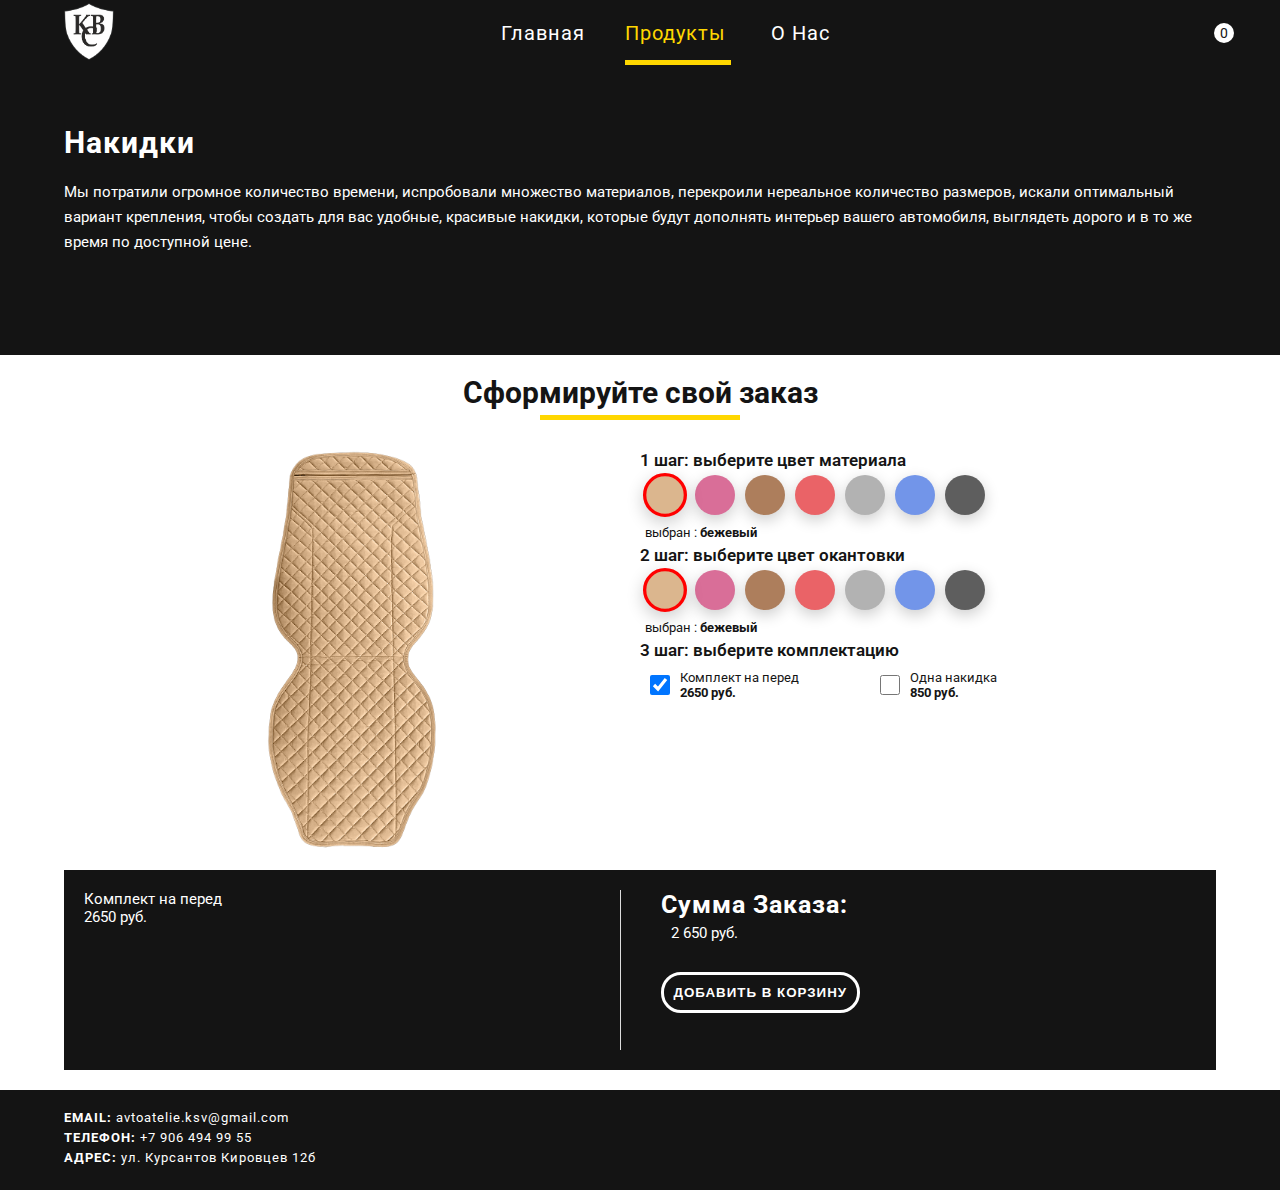
<file: pages/capes.html>
<!DOCTYPE html>
<html lang="en">
   <head>
      <meta charset="UTF-8" />
      <meta http-equiv="X-UA-Compatible" content="IE=edge" />
      <meta name="viewport" content="width=device-width, initial-scale=1.0" />
      <link
         rel="stylesheet"
         href="https://cdnjs.cloudflare.com/ajax/libs/font-awesome/5.15.3/css/all.min.css"
         integrity="sha512-iBBXm8fW90+nuLcSKlbmrPcLa0OT92xO1BIsZ+ywDWZCvqsWgccV3gFoRBv0z+8dLJgyAHIhR35VZc2oM/gI1w=="
         crossorigin="anonymous"
      />
      <link rel="preconnect" href="https://fonts.gstatic.com" />
      <link
         href="https://fonts.googleapis.com/css2?family=Roboto:wght@300;400;500;700&display=swap"
         rel="stylesheet"
      />
      <link rel="stylesheet" href="../style.css" />

      <script type="module" src="../js/capes.js" defer></script>
      <title>Document</title>
   </head>
   <body>
      <header>
         <nav class="navbar">
            <div class="hamburger">
               <i class="fas fa-bars"></i>
            </div>

            <div class="logo">
               <a href="../index.html"
                  ><img src="../images/ksv_logo.png" alt="barnd logo"
               /></a>
            </div>
            <div class="menu-container">
               <div class="times">
                  <i class="fas fa-times"></i>
               </div>
               <ul class="menu">
                  <li class="menu-item">
                     <a class="menu-links" href="../index.html">главная</a>
                  </li>
                  <li class="menu-item drop-item">
                     <a class="menu-links active" href="#"
                        >продукты <i class="fas fa-chevron-down drop-icon"></i
                     ></a>

                     <!-- <i class="fas fa-chevron- drop-icon"></i> -->
                     <div class="sub-menu-container">
                        <ul class="sub-menu">
                           <li class="sub-menu-item">
                              <a href="/pages/eva-mat.html" class="menu-links"
                                 >EVA коврики</a
                              >
                           </li>
                           <li class="sub-menu-item">
                              <a
                                 href="/pages/leather-mat.html"
                                 class="menu-links"
                                 >Коврики из кожи</a
                              >
                           </li>
                           <li class="sub-menu-item">
                              <a href="/pages/capes.html" class="menu-links"
                                 >Накидки</a
                              >
                           </li>
                           <li class="sub-menu-item">
                              <a href="/pages/bags.html" class="menu-links"
                                 >кофры</a
                              >
                           </li>
                        </ul>
                     </div>
                  </li>
                  <li class="menu-item">
                     <a class="menu-links" href="">о нас</a>
                  </li>
               </ul>
            </div>
            <div class="cart">
               <i class="fas fa-shopping-cart"></i>
               <span class="cart-number">0</span>
            </div>
         </nav>
         <div class="product-info">
            <h1 class="info-title">Накидки</h1>
            <p class="info-text">
               Мы потратили огромное количество времени, испробовали множество
               материалов, перекроили нереальное количество размеров, искали
               оптимальный вариант крепления, чтобы создать для вас удобные,
               красивые накидки, которые будут дополнять интерьер вашего
               автомобиля, выглядеть дорого и в то же время по доступной цене.
            </p>
         </div>
      </header>
      <main>
         <div class="order-title">
            <h1>Сформируйте свой заказ</h1>
         </div>
         <div class="place-order">
            <div class="gallery-container">
               <div class="gallery-display">
                  <!-- <div class="regular-img active">
                     <img
                        src="../images/mat/real-images/1.jpg"
                        alt=""
                        class="diplay-img"
                     />
                  </div> -->
                  <div class="constructor-container">
                     <img
                        src="../images/products/Накидки/Основа/бежевый.png"
                        alt="mat material"
                        class="base-color cape-ba"
                     />
                     <img
                        src="../images/products/Накидки/Кантак/бежевый.png"
                        alt="mat border"
                        class="border-color cape-bo"
                     />
                  </div>
               </div>
               <!-- <div class="gallery-img-container">
                  <ul class="images-menu">
                     <li class="image">
                        <img
                           src="../images/mat/real-images/1.jpg"
                           alt=""
                           data-img="../images/mat/real-images/1.jpg"
                        />
                     </li>
                     <li class="image">
                        <img
                           src="../images/mat/real-images/2.jpg"
                           alt=""
                           data-img="../images/mat/real-images/2.jpg"
                        />
                     </li>
                     <li class="image">
                        <img
                           src="../images/mat/real-images/3.jpg"
                           alt=""
                           data-img="../images/mat/real-images/3.jpg"
                        />
                     </li>
                     <li class="image">
                        <img
                           src="../images/mat/real-images/4.jpg"
                           alt=""
                           data-img="../images/mat/real-images/4.jpg"
                        />
                     </li>
                     <li class="image">
                        <img
                           src="../images/mat/real-images/5.jpg"
                           alt=""
                           data-img="../images/mat/real-images/5.jpg"
                        />
                     </li>
                     <li class="image">
                        <img
                           src="../images/mat/real-images/6.jpg"
                           alt=""
                           data-img="../images/mat/real-images/6.jpg"
                        />
                     </li>
                     <li class="image">
                        <img
                           src="../images/mat/real-images/7.jpg"
                           alt=""
                           data-img="../images/mat/real-images/7.jpg"
                        />
                     </li>
                     <li class="image">
                        <img
                           src="../images/mat/real-images/8.jpg"
                           alt=""
                           data-img="../images/mat/real-images/8.jpg"
                        />
                     </li>
                     <li class="constructor-img">
                        <img
                           src="../images/products/Накидки/Основа/бежевый.png"
                           alt=""
                           data-img="../images/products/Накидки/Основа/бежевый.png"
                        />
                     </li>
                  </ul>
               </div> -->
            </div>
            <div class="options-wrapper">
               <div class="cape-base-color" id="capes">
                  <p class="option-text">1 шаг: выберите цвет материала</p>
                  <ul class="items-list cape-color">
                     <li class="active">
                        <div
                           class="circle base-color beige"
                           data-img="../images/products/Накидки/Основа/бежевый.png"
                           data-id="2"
                           data-text="бежевый"
                        ></div>
                     </li>
                     <li>
                        <div
                           class="circle base-color burgundy"
                           data-img="../images/products/Накидки/Основа/бордовый.png"
                           data-id="3"
                           data-text="бордовый"
                        ></div>
                     </li>
                     <li>
                        <div
                           class="circle base-color brown"
                           data-img="../images/products/Накидки/Основа/коричневый.png"
                           data-id="4"
                           data-text="коричневый"
                        ></div>
                     </li>
                     <li>
                        <div
                           class="circle base-color red"
                           data-img="../images/products/Накидки/Основа/красный.png"
                           data-id="6"
                           data-text="красный"
                        ></div>
                     </li>
                     <li>
                        <div
                           class="circle base-color gray"
                           data-img="../images/products/Накидки/Основа/серый.png"
                           data-id="7"
                           data-text="серый"
                        ></div>
                     </li>
                     <li>
                        <div
                           class="circle base-color blue"
                           data-img="../images/products/Накидки/Основа/синий.png"
                           data-id="8"
                           data-text="синий"
                        ></div>
                     </li>
                     <li>
                        <div
                           class="circle base-color black"
                           data-img="../images/products/Накидки/Основа/черный.png"
                           data-id="9"
                           data-text="черный"
                        ></div>
                     </li>
                  </ul>
                  <p class="choose">
                     выбран :
                     <span class="choose-cape-base-color">бежевый</span>
                  </p>
               </div>
               <div class="cape-border-color">
                  <p class="option-text">2 шаг: выберите цвет окантовки</p>
                  <ul class="items-list bordercolor1">
                     <li class="active">
                        <div
                           class="circle border-color beige"
                           data-img="../images/products/Накидки/Кантак/бежевый.png"
                           data-id="14"
                           data-text="бежевый"
                        ></div>
                     </li>

                     <li>
                        <div
                           class="circle border-color burgundy"
                           data-img="../images/products/Накидки/Кантак/бордовый.png"
                           data-id="2"
                           data-text="бордовый"
                        ></div>
                     </li>
                     <li>
                        <div
                           class="circle border-color brown"
                           data-img="../images/products/Накидки/Кантак/коричневый.png"
                           data-id="17"
                           data-text="коричневый"
                        ></div>
                     </li>
                     <li>
                        <div
                           class="circle border-color red"
                           data-img="../images/products/Накидки/Кантак/красный.png"
                           data-id="12"
                           data-text="красный"
                        ></div>
                     </li>
                     <li>
                        <div
                           class="circle border-color gray"
                           data-img="../images/products/Накидки/Кантак/серый.png"
                           data-id="13"
                           data-text="серый"
                        ></div>
                     </li>
                     <li>
                        <div
                           class="circle border-color blue"
                           data-img="../images/products/Накидки/Кантак/синий.png"
                           data-id="4"
                           data-text="синий"
                        ></div>
                     </li>
                     <li>
                        <div
                           class="circle border-color black"
                           data-img="../images/products/Накидки/Кантак/черный.png"
                           data-id="15"
                           data-text="черный"
                        ></div>
                     </li>
                  </ul>
                  <p class="choose">
                     выбран :
                     <span class="choose-cape-border-color">бежевый</span>
                  </p>
               </div>
               <div class="complete-set">
                  <p class="option-text">3 шаг: выберите комплектацию</p>
                  <ul class="set-list"></ul>
               </div>
            </div>
         </div>
         <div class="receipt">
            <div class="receipt-info">
               <ul class="receipt-list">
                  <li class="receipt-item">
                     <p>Комплект на перед</p>
                     <p>2650 руб.</p>
                  </li>
               </ul>
            </div>
            <div class="receipt-price">
               <h1>Сумма заказа:</h1>
               <p><span class="f-price">2 650</span> руб.</p>
               <button class="btn add-to-cart">Добавить в корзину</button>
            </div>
         </div>
      </main>
      <footer>
         <div class="footer-content">
            <div class="footer-info">
               <p><span>Email: </span>avtoatelie.ksv@gmail.com</p>
               <p><span>ТЕЛЕФОН: </span>+7 906 494 99 55</p>
               <p><span>адрес: </span>ул. Курсантов Кировцев 12б</p>
            </div>
            <div class="social-media">
               <a
                  href="https://www.instagram.com/avtoatelie_ksv/?hl=en"
                  target="_blank"
               >
                  <i class="fab fa-instagram"> </i>
               </a>
               <a href="tel:+79064949955"><i class="fas fa-phone"></i></a>
            </div>
         </div>
      </footer>
      <div class="load-images">
         <!-- base -->
         <img src="../images/products/Накидки/Основа/бежевый.png" />
         <img src="../images/products/Накидки/Основа/бордовый.png" />
         <img src="../images/products/Накидки/Основа/коричневый.png" />
         <img src="../images/products/Накидки/Основа/красный.png" />
         <img src="../images/products/Накидки/Основа/серый.png" />
         <img src="../images/products/Накидки/Основа/синий.png" />
         <img src="../images/products/Накидки/Основа/черный.png" />
         <!-- end base -->
         <!-- border -->
         <img src="../images/products/Накидки/Кантак/бежевый.png" />
         <img src="../images/products/Накидки/Кантак/бордовый.png" />
         <img src="../images/products/Накидки/Кантак/коричневый.png" />
         <img src="../images/products/Накидки/Кантак/красный.png" />
         <img src="../images/products/Накидки/Кантак/серый.png" />
         <img src="../images/products/Накидки/Кантак/синий.png" />
         <img src="../images/products/Накидки/Кантак/черный.png" />
         <!-- end border -->
      </div>
   </body>
</html>
</file>
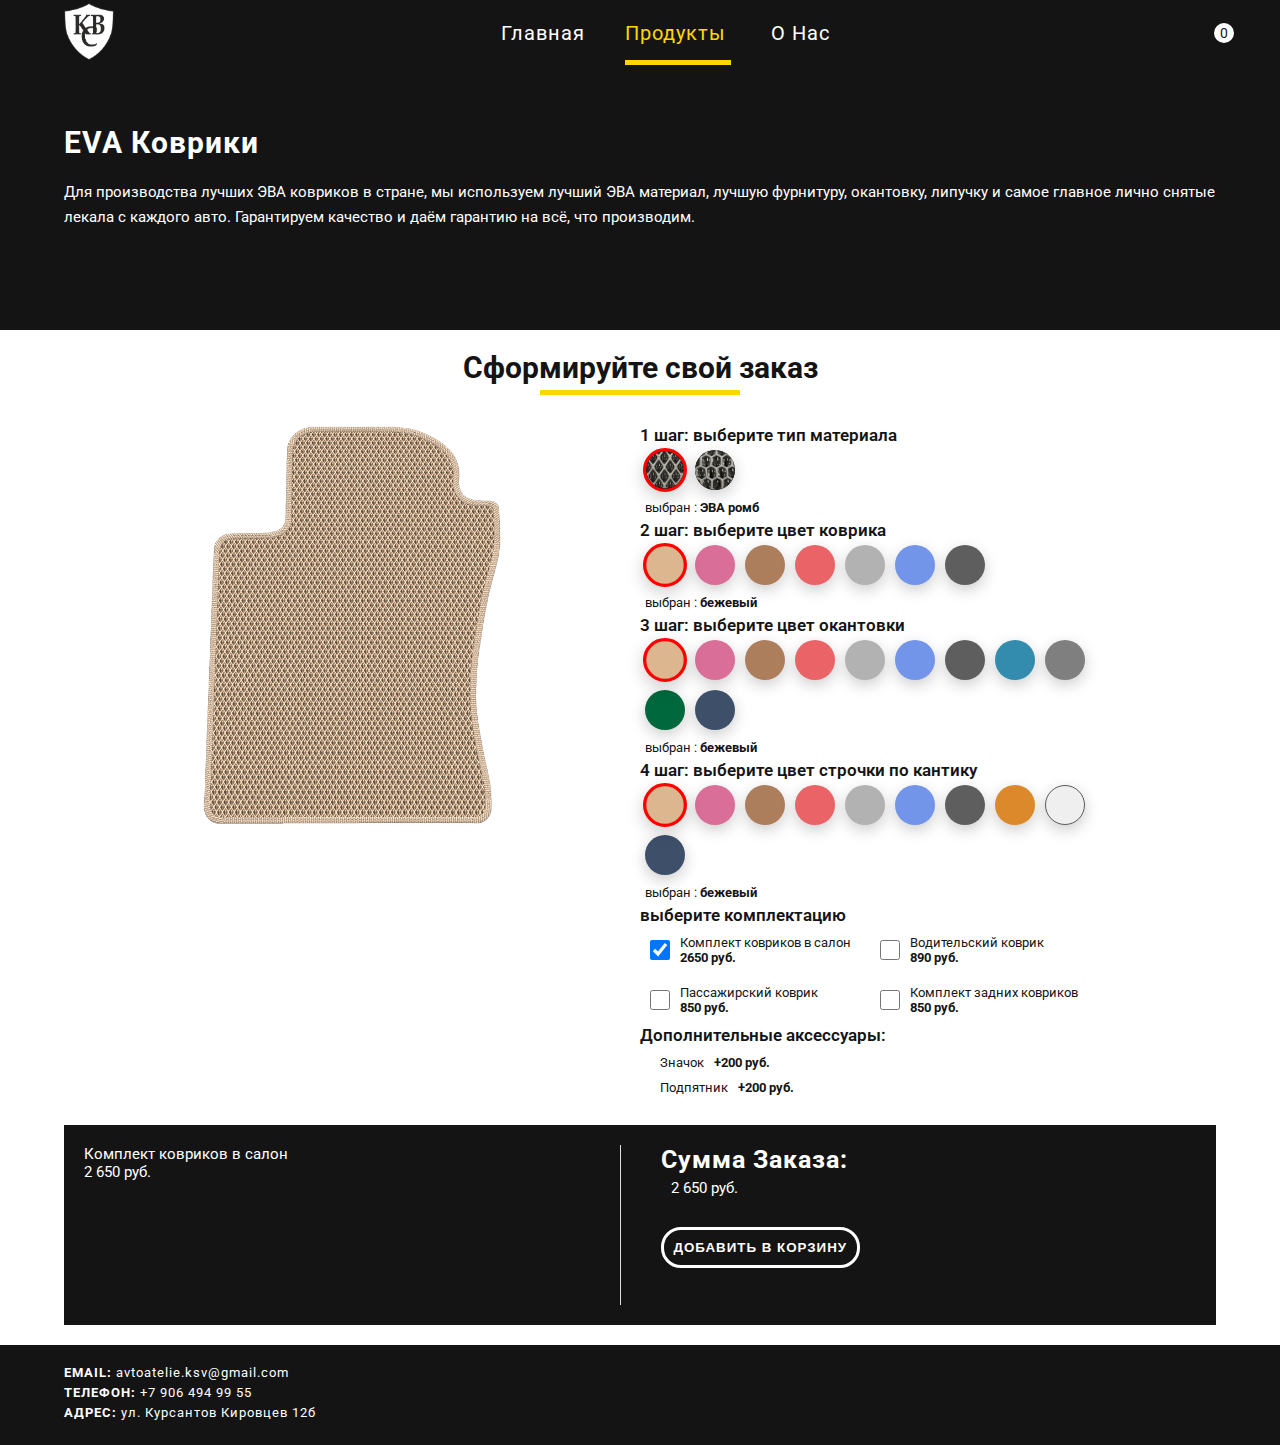
<file: pages/eva-mat.html>
<!DOCTYPE html>
<html lang="en">
   <head>
      <meta charset="UTF-8" />
      <meta http-equiv="X-UA-Compatible" content="IE=edge" />
      <meta name="viewport" content="width=device-width, initial-scale=1.0" />
      <link
         rel="stylesheet"
         href="https://cdnjs.cloudflare.com/ajax/libs/font-awesome/5.15.3/css/all.min.css"
         integrity="sha512-iBBXm8fW90+nuLcSKlbmrPcLa0OT92xO1BIsZ+ywDWZCvqsWgccV3gFoRBv0z+8dLJgyAHIhR35VZc2oM/gI1w=="
         crossorigin="anonymous"
      />
      <link rel="preconnect" href="https://fonts.gstatic.com" />
      <link
         href="https://fonts.googleapis.com/css2?family=Roboto:wght@300;400;500;700&display=swap"
         rel="stylesheet"
      />
      <link rel="stylesheet" href="../style.css" />
      <script type="module" src="../js/mat.js"></script>

      <title>Document</title>
   </head>
   <body>
      <header>
         <nav class="navbar">
            <div class="hamburger">
               <i class="fas fa-bars"></i>
            </div>

            <div class="logo">
               <a href="../index.html"
                  ><img src="../images/ksv_logo.png" alt="barnd logo"
               /></a>
            </div>
            <div class="menu-container">
               <div class="times">
                  <i class="fas fa-times"></i>
               </div>
               <ul class="menu">
                  <li class="menu-item">
                     <a class="menu-links" href="../index.html">главная</a>
                  </li>
                  <li class="menu-item drop-item">
                     <a class="menu-links active" href="#"
                        >продукты <i class="fas fa-chevron-down drop-icon"></i
                     ></a>

                     <!-- <i class="fas fa-chevron- drop-icon"></i> -->
                     <div class="sub-menu-container">
                        <ul class="sub-menu">
                           <li class="sub-menu-item">
                              <a href="/pages/eva-mat.html" class="menu-links"
                                 >EVA коврики</a
                              >
                           </li>
                           <li class="sub-menu-item">
                              <a
                                 href="/pages/leather-mat.html"
                                 class="menu-links"
                                 >Коврики из кожи</a
                              >
                           </li>
                           <li class="sub-menu-item">
                              <a href="/pages/capes.html" class="menu-links"
                                 >Накидки</a
                              >
                           </li>
                           <li class="sub-menu-item">
                              <a href="/pages/bags.html" class="menu-links"
                                 >кофры</a
                              >
                           </li>
                        </ul>
                     </div>
                  </li>
                  <li class="menu-item">
                     <a class="menu-links" href="">о нас</a>
                  </li>
               </ul>
            </div>
            <div class="cart">
               <i class="fas fa-shopping-cart"></i>
               <span class="cart-number">0</span>
            </div>
         </nav>
         <div class="product-info">
            <h1 class="info-title">EVA Коврики</h1>
            <p class="info-text">
               Для производства лучших ЭВА ковриков в стране, мы используем
               лучший ЭВА материал, лучшую фурнитуру, окантовку, липучку и самое
               главное лично снятые лекала с каждого авто. Гарантируем качество
               и даём гарантию на всё, что производим.
            </p>
         </div>
      </header>
      <main>
         <div class="order-title">
            <h1>Сформируйте свой заказ</h1>
         </div>
         <div class="place-order">
            <div class="gallery-container">
               <div class="gallery-display">
                  <!-- <div class="regular-img ">
                     <img
                        src="../images/products/Коврики/eva-images/1.jpg"
                        alt=""
                        class="diplay-img"
                     />
                  </div> -->
                  <div class="constructor-container">
                     <img
                        src="../images/products/Коврики/ЭВА_ромб/бежевый.png"
                        alt=""
                        class="base-color mat-ba"
                     />
                     <img
                        src="../images/products/Коврики/Кантики/ЭВА/бежевый.png"
                        alt=""
                        class="border-color mat-bo"
                     />
                     <img
                        src="../images/products/Коврики/Строчка_по_кантику/бежевый.png"
                        alt=""
                        class="border-line-color mat-bo-line"
                     />
                  </div>
               </div>
               <!-- <div class="gallery-img-container">
                  <ul class="images-menu">
                     <li class="image">
                        <img
                           src="../images/products/Коврики/eva-images/1.jpg"
                           alt=""
                           data-img="../images/products/Коврики/eva-images/1.jpg"
                        />
                     </li>
                     <li class="image">
                        <img
                           src="../images/products/Коврики/eva-images/2.jpg"
                           alt=""
                           data-img="../images/products/Коврики/eva-images/2.jpg"
                        />
                     </li>
                     <li class="image">
                        <img
                           src="../images/products/Коврики/eva-images/3.jpg"
                           alt=""
                           data-img="../images/products/Коврики/eva-images/3.jpg"
                        />
                     </li>
                     <li class="image">
                        <img
                           src="../images/products/Коврики/eva-images/4.jpg"
                           alt=""
                           data-img="../images/products/Коврики/eva-images/4.jpg"
                        />
                     </li>
                     <li class="image">
                        <img
                           src="../images/products/Коврики/eva-images/5.jpg"
                           alt=""
                           data-img="../images/products/Коврики/eva-images/5.jpg"
                        />
                     </li>
                     <li class="image">
                        <img
                           src="../images/products/Коврики/eva-images/6.jpg"
                           alt=""
                           data-img="../images/products/Коврики/eva-images/6.jpg"
                        />
                     </li>

                     <li class="constructor-img">
                        <img
                           src="../images/products/Коврики/ЭВА_ромб/бежевый.png"
                           alt=""
                           data-img="../images/products/Коврики/ЭВА_ромб/бежевый.png"
                        />
                     </li>
                  </ul>
               </div> -->
            </div>
            <div class="options-wrapper">
               <div class="material-type">
                  <p class="option-text">1 шаг: выберите тип материала</p>
                  <ul class="items-list mat-type">
                     <li class="active">
                        <div
                           class="circle type mat-romb"
                           data-base="../images/products/Коврики/ЭВА_ромб/бежевый.png"
                           data-border="../images/products/Коврики/Кантики/ЭВА/бежевый.png"
                           data-borderline="../images/products/Коврики/Строчка_по_кантику/бежевый.png"
                           data-text="ЭВА ромб"
                           data-class="romb"
                        >
                           <img
                              src="../images/products/Коврики/type-icon/mat-Ромб.png"
                              alt=""
                           />
                        </div>
                     </li>
                     <li class="">
                        <div
                           class="circle type mat-sota"
                           data-base="../images/products/Коврики/ЭВА_сота/бежевый.png"
                           data-border="../images/products/Коврики/Кантики/ЭВА/бежевый.png"
                           data-borderline="../images/products/Коврики/Строчка_по_кантику/бежевый.png"
                           data-text="ЭВА сота"
                           data-class="sota"
                        >
                           <img
                              src="../images/products/Коврики/type-icon/mat-Сота.png"
                              alt=""
                           />
                        </div>
                     </li>
                  </ul>
                  <p class="choose">
                     выбран : <span class="choose-mat-type">ЭВА ромб</span>
                  </p>
               </div>
               <div class="mat-base-color">
                  <p class="option-text">2 шаг: выберите цвет коврика</p>
                  <div class="color-list romb active1">
                     <ul class="items-list">
                        <li class="active">
                           <div
                              class="circle base-color beige"
                              data-img="../images/products/Коврики/ЭВА_ромб/бежевый.png"
                              data-id="14"
                              data-text="бежевый"
                           ></div>
                        </li>

                        <li>
                           <div
                              class="circle base-color burgundy"
                              data-img="../images/products/Коврики/ЭВА_ромб/бордовый.png"
                              data-id="2"
                              data-text="бордовый"
                           ></div>
                        </li>
                        <li>
                           <div
                              class="circle base-color brown"
                              data-img="../images/products/Коврики/ЭВА_ромб/коричневый.png"
                              data-id="17"
                              data-text="коричневый"
                           ></div>
                        </li>
                        <li>
                           <div
                              class="circle base-color red"
                              data-img="../images/products/Коврики/ЭВА_ромб/красный.png"
                              data-id="12"
                              data-text="красный"
                           ></div>
                        </li>
                        <li>
                           <div
                              class="circle base-color gray"
                              data-img="../images/products/Коврики/ЭВА_ромб/серый.png"
                              data-id="13"
                              data-text="серый"
                           ></div>
                        </li>
                        <li>
                           <div
                              class="circle base-color blue"
                              data-img="../images/products/Коврики/ЭВА_ромб/синий.png"
                              data-id="4"
                              data-text="синий"
                           ></div>
                        </li>
                        <li>
                           <div
                              class="circle base-color black"
                              data-img="../images/products/Коврики/ЭВА_ромб/черный.png"
                              data-id="15"
                              data-text="черный"
                           ></div>
                        </li>
                     </ul>
                  </div>
                  <div class="color-list sota">
                     <ul class="items-list">
                        <li class="active">
                           <!-- <img src="../images/products/Коврики/ЭВА _сота/бежевый.png" alt=""> -->
                           <div
                              class="circle base-color beige"
                              data-img="../images/products/Коврики/ЭВА_сота/бежевый.png"
                              data-id="14"
                              data-text="бежевый"
                           ></div>
                        </li>

                        <li>
                           <div
                              class="circle base-color burgundy"
                              data-img="../images/products/Коврики/ЭВА_сота/бордовый.png"
                              data-id="2"
                              data-text="бордовый"
                           ></div>
                        </li>
                        <li>
                           <!-- <img
                              src="../images/products/Коврики/ЭВА_сота/черный.png"
                              alt=""
                           /> -->

                           <div
                              class="circle base-color brown"
                              data-img="../images/products/Коврики/ЭВА_сота/коричневый.png"
                              data-id="17"
                              data-text="коричневый"
                           ></div>
                        </li>
                        <li>
                           <div
                              class="circle base-color red"
                              data-img="../images/products/Коврики/ЭВА_сота/красный.png"
                              data-id="12"
                              data-text="красный"
                           ></div>
                        </li>
                        <li>
                           <div
                              class="circle base-color gray"
                              data-img="../images/products/Коврики/ЭВА_сота/серый.png"
                              data-id="13"
                              data-text="серый"
                           ></div>
                        </li>
                        <li>
                           <div
                              class="circle base-color blue"
                              data-img="../images/products/Коврики/ЭВА_сота/синий.png"
                              data-id="4"
                              data-text="синий"
                           ></div>
                        </li>
                        <li>
                           <div
                              class="circle base-color black"
                              data-img="../images/products/Коврики/ЭВА_сота/черный.png"
                              data-id="15"
                              data-text="черный"
                           ></div>
                        </li>
                     </ul>
                  </div>
                  <!-- <div class="color-list leather">
                     <ul class="items-list">
                        <li class="active">
                           <div
                              class="circle base-color beige"
                              data-img="../images/products/Коврики/Кожа/Бежевый.png"
                              data-id="14"
                              data-text="бежевый"
                           ></div>
                        </li>

                        <li>
                           <div
                              class="circle base-color burgundy"
                              data-img="../images/products/Коврики/Кожа/Бордовый.png"
                              data-id="2"
                              data-text="бордовый"
                           ></div>
                        </li>
                        <li>
                           <div
                              class="circle base-color brown"
                              data-img="../images/products/Коврики/Кожа/Коричневый.png"
                              data-id="17"
                              data-text="коричневый"
                           ></div>
                        </li>
                        <li>
                           <div
                              class="circle base-color red"
                              data-img="../images/products/Коврики/Кожа/Красный.png"
                              data-id="12"
                              data-text="красный"
                           ></div>
                        </li>
                        <li>
                           <div
                              class="circle base-color gray"
                              data-img="../images/products/Коврики/Кожа/Серый.png"
                              data-id="13"
                              data-text="серый"
                           ></div>
                        </li>
                        <li>
                           <div
                              class="circle base-color blue"
                              data-img="../images/products/Коврики/Кожа/Синий.png"
                              data-id="4"
                              data-text="синий"
                           ></div>
                        </li>
                        <li>
                           <div
                              class="circle base-color black"
                              data-img="../images/products/Коврики/Кожа/Черный.png"
                              data-id="15"
                              data-text="черный"
                           ></div>
                        </li>
                        <li>
                           <div
                              class="circle base-color orange"
                              data-img="../images/products/Коврики/Кожа/Оранжевый.png"
                              data-id="15"
                              data-text="оранжевый"
                           ></div>
                        </li>
                        <li>
                           <div
                              class="circle base-color dark-blue"
                              data-img="../images/products/Коврики/Кожа/Темно-синий.png"
                              data-id="15"
                              data-text="Темно-синий"
                           ></div>
                        </li>
                        <li>
                           <div
                              class="circle base-color white"
                              data-img="../images/products/Коврики/Кожа/Белыый.png"
                              data-id="15"
                              data-text="белый"
                           ></div>
                        </li>
                     </ul>
                  </div> -->

                  <p class="choose">
                     выбран :
                     <span class="choose-mat-base-color">бежевый</span>
                  </p>
               </div>
               <div class="mat-border-color">
                  <p class="option-text">3 шаг: выберите цвет окантовки</p>
                  <div class="color-list1 b-eva active2">
                     <ul class="items-list1">
                        <li class="active">
                           <div
                              class="circle border-color beige"
                              data-img="../images/products/Коврики/Кантики/ЭВА/бежевый.png"
                              data-id="14"
                              data-text="бежевый"
                           ></div>
                        </li>
                        <li>
                           <div
                              class="circle border-color burgundy"
                              data-img="../images/products/Коврики/Кантики/ЭВА/бордовый.png"
                              data-id="9"
                              data-text="Бордовый"
                           ></div>
                        </li>
                        <li>
                           <div
                              class="circle border-color brown"
                              data-img="../images/products/Коврики/Кантики/ЭВА/коричневый.png"
                              data-id="8"
                              data-text="Коричневый"
                           ></div>
                        </li>
                        <li>
                           <div
                              class="circle border-color red"
                              data-img="../images/products/Коврики/Кантики/ЭВА/красный.png"
                              data-id="18"
                              data-text="Красный"
                           ></div>
                        </li>
                        <li>
                           <div
                              class="circle border-color gray"
                              data-img="../images/products/Коврики/Кантики/ЭВА/серый.png"
                              data-id="1"
                              data-text="Серый"
                           ></div>
                        </li>
                        <li>
                           <div
                              class="circle border-color blue"
                              data-img="../images/products/Коврики/Кантики/ЭВА/синий.png"
                              data-id="10"
                              data-text="Синий"
                           ></div>
                        </li>
                        <li>
                           <div
                              class="circle border-color black"
                              data-img="../images/products/Коврики/Кантики/ЭВА/черный.png"
                              data-id="19"
                              data-text="Черный"
                           ></div>
                        </li>
                        <li>
                           <div
                              class="circle border-color light-blue"
                              data-img="../images/products/Коврики/Кантики/ЭВА/голубой.png"
                              data-id="3"
                              data-text="Голубой"
                           ></div>
                        </li>

                        <li>
                           <div
                              class="circle border-color silver"
                              data-img="../images/products/Коврики/Кантики/ЭВА/серебристый.png"
                              data-id="16"
                              data-text="Серебристый"
                           ></div>
                        </li>
                        <li>
                           <div
                              class="circle border-color green"
                              data-img="../images/products/Коврики/Кантики/ЭВА/зеленый.png"
                              data-id="2"
                              data-text="Зеленый"
                           ></div>
                        </li>
                        <li>
                           <div
                              class="circle border-color dark-blue"
                              data-img="../images/products/Коврики/Кантики/ЭВА/темно-синий.png"
                              data-id="17"
                              data-text="Темно-синий"
                           ></div>
                        </li>
                     </ul>
                  </div>
                  <!-- <div class="color-list1 b-leather">
                     <ul class="items-list1">
                        <li>
                           <div
                              class="circle border-color beige"
                              data-img="../images/products/Коврики/Кантики/кожаный/бежевый.png"
                              data-id="14"
                              data-text="Бежевый"
                           ></div>
                        </li>
                        <li>
                           <div
                              class="circle border-color burgundy"
                              data-img="../images/products/Коврики/Кантики/кожаный/бордовый.png"
                              data-id="9"
                              data-text="Бордовый"
                           ></div>
                        </li>
                        <li>
                           <div
                              class="circle border-color brown"
                              data-img="../images/products/Коврики/Кантики/кожаный/коричневый.png"
                              data-id="8"
                              data-text="Коричневый"
                           ></div>
                        </li>
                        <li>
                           <div
                              class="circle border-color red"
                              data-img="../images/products/Коврики/Кантики/кожаный/красный.png"
                              data-id="18"
                              data-text="Красный"
                           ></div>
                        </li>
                        <li>
                           <div
                              class="circle border-color gray"
                              data-img="../images/products/Коврики/Кантики/кожаный/серый.png"
                              data-id="1"
                              data-text="Серый"
                           ></div>
                        </li>
                        <li>
                           <div
                              class="circle border-color blue"
                              data-img="../images/products/Коврики/Кантики/кожаный/синий.png"
                              data-id="10"
                              data-text="Синий"
                           ></div>
                        </li>
                        <li>
                           <div
                              class="circle border-color black"
                              data-img="../images/products/Коврики/Кантики/кожаный/Черный.png"
                              data-id="19"
                              data-text="Черный"
                           ></div>
                        </li>
                        <li>
                           <div
                              class="circle border-color white"
                              data-img="../images/products/Коврики/Кантики/кожаный/белый.png"
                              data-id="3"
                              data-text="белый"
                           ></div>
                        </li>

                        <li>
                           <div
                              class="circle border-color orange"
                              data-img="../images/products/Коврики/Кантики/кожаный/Оранжевый.png"
                              data-id="16"
                              data-text="Оранжевый"
                           ></div>
                        </li>

                        <li>
                           <div
                              class="circle border-color dark-blue"
                              data-img="../images/products/Коврики/Кантики/кожаный/темно-синий.png"
                              data-id="17"
                              data-text="Темно-синий"
                           ></div>
                        </li>
                     </ul>
                  </div> -->
                  <p class="choose">
                     выбран :
                     <span class="choose-mat-border-color">бежевый</span>
                  </p>
               </div>
               <div class="mat-border-line-color">
                  <p class="option-text">
                     4 шаг: выберите цвет строчки по кантику
                  </p>
                  <ul class="items-list">
                     <li class="active">
                        <div
                           class="circle border-line-color beige"
                           data-img="../images/products/Коврики/Строчка_по_кантику/бежевый.png"
                           data-id="2"
                           data-text="бежевый"
                        ></div>
                     </li>
                     <li>
                        <div
                           class="circle border-line-color burgundy"
                           data-img="../images/products/Коврики/Строчка_по_кантику/бордовый.png"
                           data-id="3"
                           data-text="бордовый"
                        ></div>
                     </li>
                     <li>
                        <div
                           class="circle border-line-color brown"
                           data-img="../images/products/Коврики/Строчка_по_кантику/коричневый.png"
                           data-id="4"
                           data-text="коричневый"
                        ></div>
                     </li>
                     <li>
                        <div
                           class="circle border-line-color red"
                           data-img="../images/products/Коврики/Строчка_по_кантику/красный.png"
                           data-id="6"
                           data-text="красный"
                        ></div>
                     </li>
                     <li>
                        <div
                           class="circle border-line-color gray"
                           data-img="../images/products/Коврики/Строчка_по_кантику/серый.png"
                           data-id="7"
                           data-text="серый"
                        ></div>
                     </li>
                     <li>
                        <div
                           class="circle border-line-color blue"
                           data-img="../images/products/Коврики/Строчка_по_кантику/синий.png"
                           data-id="8"
                           data-text="синий"
                        ></div>
                     </li>
                     <li>
                        <div
                           class="circle border-line-color black"
                           data-img="../images/products/Коврики/Строчка_по_кантику/черный.png"
                           data-id="9"
                           data-text="черный"
                        ></div>
                     </li>
                     <li>
                        <div
                           class="circle border-line-color orange"
                           data-img="../images/products/Коврики/Строчка_по_кантику/оранжевый.png"
                           data-id="12"
                           data-text="оранжевый"
                        ></div>
                     </li>
                     <li>
                        <div
                           class="circle border-line-color white"
                           data-img="../images/products/Коврики/Строчка_по_кантику/белый.png"
                           data-id="12"
                           data-text="белый"
                        ></div>
                     </li>
                     <li>
                        <div
                           class="circle border-line-color dark-blue"
                           data-img="../images/products/Коврики/Строчка_по_кантику/темно-синий.png"
                           data-id="12"
                           data-text="темно-синий"
                        ></div>
                     </li>
                  </ul>
                  <p class="choose">
                     выбран :
                     <span class="choose-mat-border-line-color">бежевый</span>
                  </p>
               </div>

               <div class="complete-set">
                  <p class="option-text">выберите комплектацию</p>
                  <ul class="set-list"></ul>
               </div>
               <div class="complete-set">
                  <p class="option-text">Дополнительные аксессуары:</p>
                  <ul class="extra-list">
                     <li class="set-item active">
                        <span class="check-box"
                           ><span class="c"><i class="fas fa-check"></i></span
                        ></span>
                        <div class="item-info d">
                           <p>Значок</p>
                           <p class="set-price d-price">+200 руб.</p>
                        </div>
                     </li>
                     <li class="set-item">
                        <span class="check-box"
                           ><span class="c"><i class="fas fa-check"></i></span
                        ></span>
                        <div class="item-info d">
                           <p>Подпятник</p>
                           <p class="set-price d-price">+200 руб.</p>
                        </div>
                     </li>
                  </ul>
               </div>
            </div>
         </div>
         <div class="receipt">
            <div class="receipt-info">
               <ul class="receipt-list">
                  <li class="receipt-item">
                     <p>Комплект ковриков в салон</p>
                     <p>2 650 руб.</p>
                  </li>
               </ul>
            </div>
            <div class="receipt-price">
               <h1>Сумма заказа:</h1>
               <p><span class="f-price">2 650</span> руб.</p>
               <button class="btn add-to-cart">Добавить в корзину</button>
            </div>
         </div>
      </main>
      <footer>
         <div class="footer-content">
            <div class="footer-info">
               <p><span>Email: </span>avtoatelie.ksv@gmail.com</p>
               <p><span>ТЕЛЕФОН: </span>+7 906 494 99 55</p>
               <p><span>адрес: </span>ул. Курсантов Кировцев 12б</p>
            </div>
            <div class="social-media">
               <a
                  href="https://www.instagram.com/avtoatelie_ksv/?hl=en"
                  target="_blank"
               >
                  <i class="fab fa-instagram"> </i>
               </a>
               <a href="tel:+79064949955"><i class="fas fa-phone"></i></a>
            </div>
         </div>
      </footer>
      <div class="load-images">
         <!-- base romb -->
         <img src="../images/products/Коврики/ЭВА_ромб/бежевый.png" />
         <img src="../images/products/Коврики/ЭВА_ромб/бордовый.png" />
         <img src="../images/products/Коврики/ЭВА_ромб/коричневый.png" />
         <img src="../images/products/Коврики/ЭВА_ромб/красный.png" />
         <img src="../images/products/Коврики/ЭВА_ромб/серый.png" />
         <img src="../images/products/Коврики/ЭВА_ромб/синий.png" />
         <img src="../images/products/Коврики/ЭВА_ромб/черный.png" />
         <!-- end  base romb-->
         <!-- base sota -->
         <img src="../images/products/Коврики/ЭВА_сота/бежевый.png" />
         <img src="../images/products/Коврики/ЭВА_сота//бордовый.png" />
         <img src="../images/products/Коврики/ЭВА_сота//коричневый.png" />
         <img src="../images/products/Коврики/ЭВА_сота//красный.png" />
         <img src="../images/products/Коврики/ЭВА_сота//серый.png" />
         <img src="../images/products/Коврики/ЭВА_сота//синий.png" />
         <img src="../images/products/Коврики/ЭВА_сота//черный.png" />
         <!-- end base sota -->
         <!-- border -->
         ../images/products/Коврики/Кантики/ЭВА/бежевый.png
         <img src="../images/products/Коврики/Кантики/ЭВА/бежевый.png" />
         <img src="../images/products/Коврики/Кантики/ЭВА/бордовый.png" />
         <img src="../images/products/Коврики/Кантики/ЭВА/коричневый.png" />
         <img src="../images/products/Коврики/Кантики/ЭВА/красный.png" />
         <img src="../images/products/Коврики/Кантики/ЭВА/серый.png" />
         <img src="../images/products/Коврики/Кантики/ЭВА/голубой.png" />
         <img src="../images/products/Коврики/Кантики/ЭВА/черный.png" />
         <img src="../images/products/Коврики/Кантики/ЭВА/темно-синий.png" />
         <img src="../images/products/Коврики/Кантики/ЭВА/серебристый.png" />
         <img src="../images/products/Коврики/Кантики/ЭВА/зеленый.png" />
         <img src="../images/products/Коврики/Кантики/ЭВА/синий.png" />

         <!-- end border -->
         <!-- border line  -->
         <img src="../images/products/Коврики/Строчка_по_кантику/бежевый.png" />
         <img
            src="../images/products/Коврики/Строчка_по_кантику/бордовый.png"
         />
         <img
            src="../images/products/Коврики/Строчка_по_кантику/коричневый.png"
         />
         <img src="../images/products/Коврики/Строчка_по_кантику/красный.png" />
         <img src="../images/products/Коврики/Строчка_по_кантику/серый.png" />
         <img src="../images/products/Коврики/Строчка_по_кантику/синий.png" />
         <img src="../images/products/Коврики/Строчка_по_кантику/черный.png" />
         <img
            src="../images/products/Коврики/Строчка_по_кантику/оранжевый.png"
         />
         <img src="../images/products/Коврики/Строчка_по_кантику/белый.png" />
         <img
            src="../images/products/Коврики/Строчка_по_кантику/темно-синий.png"
         />

         <!-- end border line  -->
      </div>
   </body>
</html>
</file>
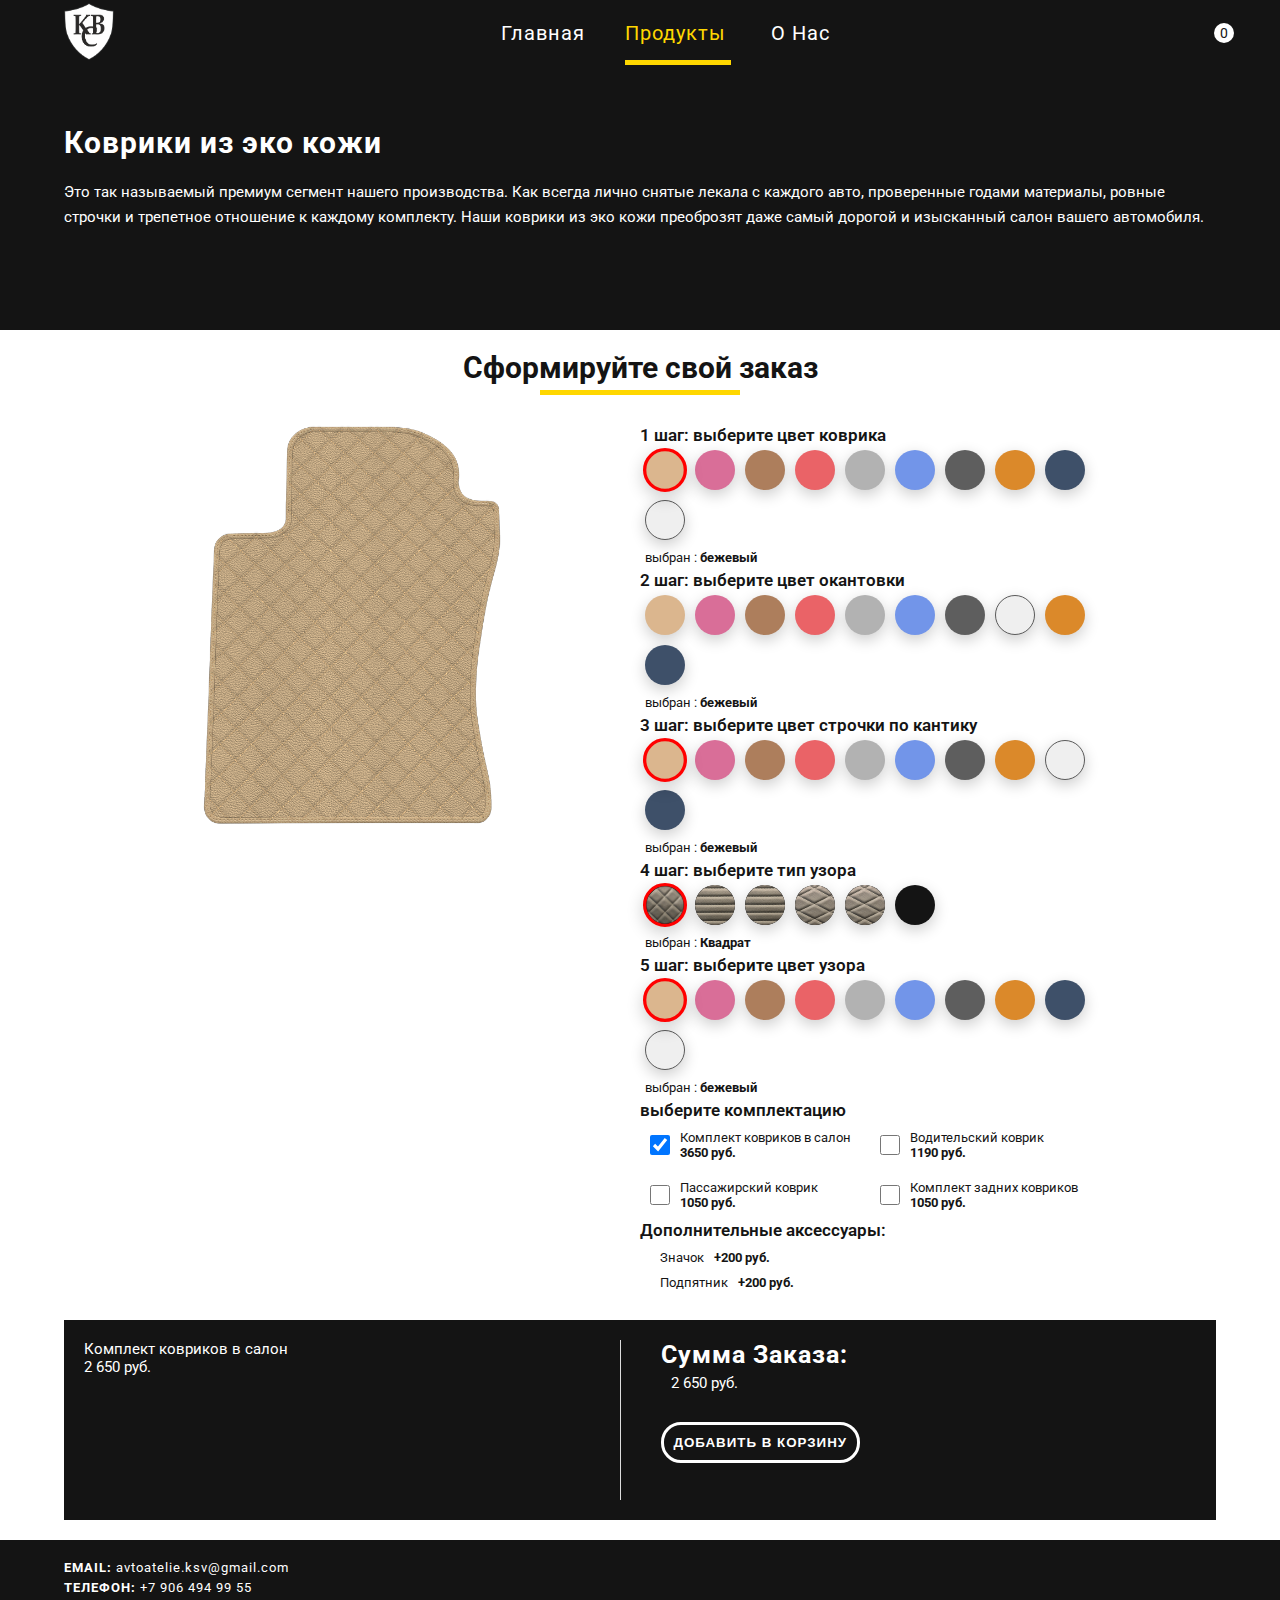
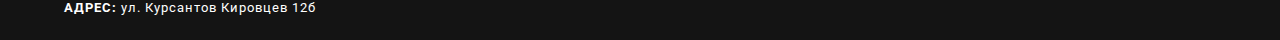
<file: pages/leather-mat.html>
<!DOCTYPE html>
<html lang="en">
   <head>
      <meta charset="UTF-8" />
      <meta http-equiv="X-UA-Compatible" content="IE=edge" />
      <meta name="viewport" content="width=device-width, initial-scale=1.0" />
      <link
         rel="stylesheet"
         href="https://cdnjs.cloudflare.com/ajax/libs/font-awesome/5.15.3/css/all.min.css"
         integrity="sha512-iBBXm8fW90+nuLcSKlbmrPcLa0OT92xO1BIsZ+ywDWZCvqsWgccV3gFoRBv0z+8dLJgyAHIhR35VZc2oM/gI1w=="
         crossorigin="anonymous"
      />
      <link rel="preconnect" href="https://fonts.gstatic.com" />
      <link
         href="https://fonts.googleapis.com/css2?family=Roboto:wght@300;400;500;700&display=swap"
         rel="stylesheet"
      />
      <link rel="stylesheet" href="../style.css" />
      <script type="module" src="../js/leather-mat.js" defer></script>

      <title>Document</title>
   </head>
   <body>
      <header>
         <nav class="navbar">
            <div class="hamburger">
               <i class="fas fa-bars"></i>
            </div>

            <div class="logo">
               <a href="../index.html"
                  ><img src="../images/ksv_logo.png" alt="barnd logo"
               /></a>
            </div>
            <div class="menu-container">
               <div class="times">
                  <i class="fas fa-times"></i>
               </div>
               <ul class="menu">
                  <li class="menu-item">
                     <a class="menu-links" href="../index.html">главная</a>
                  </li>
                  <li class="menu-item drop-item">
                     <a class="menu-links active" href="#"
                        >продукты <i class="fas fa-chevron-down drop-icon"></i
                     ></a>

                     <!-- <i class="fas fa-chevron- drop-icon"></i> -->
                     <div class="sub-menu-container">
                        <ul class="sub-menu">
                           <li class="sub-menu-item">
                              <a href="/pages/eva-mat.html" class="menu-links"
                                 >EVA коврики</a
                              >
                           </li>
                           <li class="sub-menu-item">
                              <a
                                 href="/pages/leather-mat.html"
                                 class="menu-links"
                                 >Коврики из кожи</a
                              >
                           </li>
                           <li class="sub-menu-item">
                              <a href="/pages/capes.html" class="menu-links"
                                 >Накидки</a
                              >
                           </li>
                           <li class="sub-menu-item">
                              <a href="/pages/bags.html" class="menu-links"
                                 >кофры</a
                              >
                           </li>
                        </ul>
                     </div>
                  </li>
                  <li class="menu-item">
                     <a class="menu-links" href="">о нас</a>
                  </li>
               </ul>
            </div>
            <div class="cart">
               <i class="fas fa-shopping-cart"></i>
               <span class="cart-number">0</span>
            </div>
         </nav>
         <div class="product-info">
            <h1 class="info-title">Коврики из эко кожи</h1>
            <p class="info-text">
               Это так называемый премиум сегмент нашего производства. Как
               всегда лично снятые лекала с каждого авто, проверенные годами
               материалы, ровные строчки и трепетное отношение к каждому
               комплекту. Наши коврики из эко кожи преоброзят даже самый дорогой
               и изысканный салон вашего автомобиля.
            </p>
         </div>
      </header>
      <main>
         <div class="order-title">
            <h1>Сформируйте свой заказ</h1>
         </div>
         <div class="place-order">
            <div class="gallery-container">
               <div class="gallery-display">
                  <!-- <div class="regular-img active">
                     <img
                        src="../images/mat/real-images/1.jpg"
                        alt=""
                        class="diplay-img"
                     />
                  </div> -->
                  <div class="constructor-container">
                     <img
                        src="../images/products/Коврики/Кожа/бежевый.png"
                        alt=""
                        class="base-color mat-ba"
                     />
                     <img
                        src="../images/products/Коврики/Кантики/кожаный/бежевый.png"
                        alt=""
                        class="border-color mat-bo"
                     />
                     <img
                        src="../images/products/Коврики/Строчка_по_кантику/бежевый.png"
                        alt=""
                        class="border-line-color mat-bo-line"
                     />
                     <img
                        src="../images/products/Коврики/Узоры/Квадрат/бежевый.png"
                        alt=""
                        class="line-color mat-leather-line"
                     />
                  </div>
               </div>
               <!-- <div class="gallery-img-container">
                  <ul class="images-menu">
                     <li class="image">
                        <img
                           src="../images/mat/real-images/1.jpg"
                           alt=""
                           data-img="../images/mat/real-images/1.jpg"
                        />
                     </li>
                     <li class="image">
                        <img
                           src="../images/mat/real-images/2.jpg"
                           alt=""
                           data-img="../images/mat/real-images/2.jpg"
                        />
                     </li>
                     <li class="image">
                        <img
                           src="../images/mat/real-images/3.jpg"
                           alt=""
                           data-img="../images/mat/real-images/3.jpg"
                        />
                     </li>
                     <li class="image">
                        <img
                           src="../images/mat/real-images/4.jpg"
                           alt=""
                           data-img="../images/mat/real-images/4.jpg"
                        />
                     </li>
                     <li class="image">
                        <img
                           src="../images/mat/real-images/5.jpg"
                           alt=""
                           data-img="../images/mat/real-images/5.jpg"
                        />
                     </li>
                     <li class="image">
                        <img
                           src="../images/mat/real-images/6.jpg"
                           alt=""
                           data-img="../images/mat/real-images/6.jpg"
                        />
                     </li>
                     <li class="image">
                        <img
                           src="../images/mat/real-images/7.jpg"
                           alt=""
                           data-img="../images/mat/real-images/7.jpg"
                        />
                     </li>
                     <li class="image">
                        <img
                           src="../images/mat/real-images/8.jpg"
                           alt=""
                           data-img="../images/mat/real-images/8.jpg"
                        />
                     </li>
                     <li class="constructor-img">
                        <img
                           src="../images/products/Коврики/Кожа/бежевый.png"
                           alt=""
                           data-img="../images/products/Коврики/Кожа/бежевый.png"
                        />
                     </li>
                  </ul>
               </div> -->
            </div>
            <div class="options-wrapper">
               <div class="mat-base-color">
                  <p class="option-text">1 шаг: выберите цвет коврика</p>
                  <div class="color-list leather active1">
                     <ul class="items-list">
                        <li class="active">
                           <div
                              class="circle base-color beige"
                              data-img="../images/products/Коврики/Кожа/Бежевый.png"
                              data-id="14"
                              data-text="бежевый"
                           ></div>
                        </li>

                        <li>
                           <div
                              class="circle base-color burgundy"
                              data-img="../images/products/Коврики/Кожа/Бордовый.png"
                              data-id="2"
                              data-text="бордовый"
                           ></div>
                        </li>
                        <li>
                           <div
                              class="circle base-color brown"
                              data-img="../images/products/Коврики/Кожа/Коричневый.png"
                              data-id="17"
                              data-text="коричневый"
                           ></div>
                        </li>
                        <li>
                           <div
                              class="circle base-color red"
                              data-img="../images/products/Коврики/Кожа/Красный.png"
                              data-id="12"
                              data-text="красный"
                           ></div>
                        </li>
                        <li>
                           <div
                              class="circle base-color gray"
                              data-img="../images/products/Коврики/Кожа/Серый.png"
                              data-id="13"
                              data-text="серый"
                           ></div>
                        </li>
                        <li>
                           <div
                              class="circle base-color blue"
                              data-img="../images/products/Коврики/Кожа/Синий.png"
                              data-id="4"
                              data-text="синий"
                           ></div>
                        </li>
                        <li>
                           <div
                              class="circle base-color black"
                              data-img="../images/products/Коврики/Кожа/Черный.png"
                              data-id="15"
                              data-text="черный"
                           ></div>
                        </li>
                        <li>
                           <div
                              class="circle base-color orange"
                              data-img="../images/products/Коврики/Кожа/Оранжевый.png"
                              data-id="15"
                              data-text="оранжевый"
                           ></div>
                        </li>
                        <li>
                           <div
                              class="circle base-color dark-blue"
                              data-img="../images/products/Коврики/Кожа/Темно-синий.png"
                              data-id="15"
                              data-text="Темно-синий"
                           ></div>
                        </li>
                        <li>
                           <div
                              class="circle base-color white"
                              data-img="../images/products/Коврики/Кожа/Белыый.png"
                              data-id="15"
                              data-text="белый"
                           ></div>
                        </li>
                     </ul>
                  </div>

                  <p class="choose">
                     выбран :
                     <span class="choose-mat-base-color">бежевый</span>
                  </p>
               </div>
               <div class="mat-border-color">
                  <p class="option-text">2 шаг: выберите цвет окантовки</p>
                  <div class="color-list1 b-leather active2">
                     <ul class="items-list1">
                        <li>
                           <div
                              class="circle border-color beige"
                              data-img="../images/products/Коврики/Кантики/кожаный/бежевый.png"
                              data-id="14"
                              data-text="Бежевый"
                           ></div>
                        </li>
                        <li>
                           <div
                              class="circle border-color burgundy"
                              data-img="../images/products/Коврики/Кантики/кожаный/бордовый.png"
                              data-id="9"
                              data-text="Бордовый"
                           ></div>
                        </li>
                        <li>
                           <div
                              class="circle border-color brown"
                              data-img="../images/products/Коврики/Кантики/кожаный/коричневый.png"
                              data-id="8"
                              data-text="Коричневый"
                           ></div>
                        </li>
                        <li>
                           <div
                              class="circle border-color red"
                              data-img="../images/products/Коврики/Кантики/кожаный/красный.png"
                              data-id="18"
                              data-text="Красный"
                           ></div>
                        </li>
                        <li>
                           <div
                              class="circle border-color gray"
                              data-img="../images/products/Коврики/Кантики/кожаный/серый.png"
                              data-id="1"
                              data-text="Серый"
                           ></div>
                        </li>
                        <li>
                           <div
                              class="circle border-color blue"
                              data-img="../images/products/Коврики/Кантики/кожаный/синий.png"
                              data-id="10"
                              data-text="Синий"
                           ></div>
                        </li>
                        <li>
                           <div
                              class="circle border-color black"
                              data-img="../images/products/Коврики/Кантики/кожаный/Черный.png"
                              data-id="19"
                              data-text="Черный"
                           ></div>
                        </li>
                        <li>
                           <div
                              class="circle border-color white"
                              data-img="../images/products/Коврики/Кантики/кожаный/белый.png"
                              data-id="3"
                              data-text="белый"
                           ></div>
                        </li>

                        <li>
                           <div
                              class="circle border-color orange"
                              data-img="../images/products/Коврики/Кантики/кожаный/Оранжевый.png"
                              data-id="16"
                              data-text="Оранжевый"
                           ></div>
                        </li>

                        <li>
                           <div
                              class="circle border-color dark-blue"
                              data-img="../images/products/Коврики/Кантики/кожаный/темно-синий.png"
                              data-id="17"
                              data-text="Темно-синий"
                           ></div>
                        </li>
                     </ul>
                  </div>
                  <p class="choose">
                     выбран :
                     <span class="choose-mat-border-color">бежевый</span>
                  </p>
               </div>
               <div class="mat-border-line-color">
                  <p class="option-text">
                     3 шаг: выберите цвет строчки по кантику
                  </p>
                  <ul class="items-list">
                     <li class="active">
                        <div
                           class="circle border-line-color beige"
                           data-img="../images/products/Коврики/Строчка_по_кантику/бежевый.png"
                           data-id="2"
                           data-text="бежевый"
                        ></div>
                     </li>
                     <li>
                        <div
                           class="circle border-line-color burgundy"
                           data-img="../images/products/Коврики/Строчка_по_кантику/бордовый.png"
                           data-id="3"
                           data-text="бордовый"
                        ></div>
                     </li>
                     <li>
                        <div
                           class="circle border-line-color brown"
                           data-img="../images/products/Коврики/Строчка_по_кантику/коричневый.png"
                           data-id="4"
                           data-text="коричневый"
                        ></div>
                     </li>
                     <li>
                        <div
                           class="circle border-line-color red"
                           data-img="../images/products/Коврики/Строчка_по_кантику/красный.png"
                           data-id="6"
                           data-text="красный"
                        ></div>
                     </li>
                     <li>
                        <div
                           class="circle border-line-color gray"
                           data-img="../images/products/Коврики/Строчка_по_кантику/серый.png"
                           data-id="7"
                           data-text="серый"
                        ></div>
                     </li>
                     <li>
                        <div
                           class="circle border-line-color blue"
                           data-img="../images/products/Коврики/Строчка_по_кантику/синий.png"
                           data-id="8"
                           data-text="синий"
                        ></div>
                     </li>
                     <li>
                        <div
                           class="circle border-line-color black"
                           data-img="../images/products/Коврики/Строчка_по_кантику/черный.png"
                           data-id="9"
                           data-text="черный"
                        ></div>
                     </li>
                     <li>
                        <div
                           class="circle border-line-color orange"
                           data-img="../images/products/Коврики/Строчка_по_кантику/оранжевый.png"
                           data-id="12"
                           data-text="оранжевый"
                        ></div>
                     </li>
                     <li>
                        <div
                           class="circle border-line-color white"
                           data-img="../images/products/Коврики/Строчка_по_кантику/белый.png"
                           data-id="12"
                           data-text="белый"
                        ></div>
                     </li>
                     <li>
                        <div
                           class="circle border-line-color dark-blue"
                           data-img="../images/products/Коврики/Строчка_по_кантику/темно-синий.png"
                           data-id="12"
                           data-text="темно-синий"
                        ></div>
                     </li>
                  </ul>
                  <p class="choose">
                     выбран :
                     <span class="choose-mat-border-line-color">бежевый</span>
                  </p>
               </div>
               <div class="mat-line-type">
                  <p class="option-text">4 шаг: выберите тип узора</p>
                  <ul class="items-list mat-line-type">
                     <li class="active">
                        <div
                           class="circle l-type square"
                           data-line="../images/products/Коврики/Узоры/Квадрат/бежевый.png"
                           data-id="2"
                           data-text="Квадрат"
                           data-class="l-square"
                        >
                           <img
                              src="../images/products/Кофры/type-icon/квадратный.png"
                              alt=""
                           />
                        </div>
                     </li>
                     <li class="">
                        <div
                           class="circle l-type strip"
                           data-line="../images/products/Коврики/Узоры/Полоса/бежевый.png"
                           data-id="2"
                           data-text="Полоса"
                           data-class="l-strip"
                        >
                           <img
                              src="../images/products/Кофры/type-icon/линия.png"
                              alt=""
                           />
                        </div>
                     </li>
                     <li class="">
                        <div
                           class="circle l-type double-strip"
                           data-line="../images/products/Коврики/Узоры/Полоса двойная/бежевый.png"
                           data-id="2"
                           data-text="Полоса двойная"
                           data-class="l-double-strip"
                        >
                           <img
                              src="../images/products/Кофры/type-icon/линия.png"
                              alt=""
                           />
                        </div>
                     </li>
                     <li class="">
                        <div
                           class="circle l-type romb"
                           data-line="../images/products/Коврики/Узоры/Ромб/бежевый.png"
                           data-id="2"
                           data-text="Ромб"
                           data-class="l-romb"
                        >
                           <img
                              src="../images/products/Кофры/type-icon/ромб.png"
                              alt=""
                           />
                        </div>
                     </li>
                     <li class="">
                        <div
                           class="circle l-type double-romb"
                           data-line="../images/products/Коврики/Узоры/Ромб двойной/бежевый.png"
                           data-id="2"
                           data-text="Ромб двойной"
                           data-class="l-double-romb"
                        >
                           <img
                              src="../images/products/Кофры/type-icon/ромб.png"
                              alt=""
                           />
                        </div>
                     </li>
                     <li class="">
                        <div
                           class="circle l-type sota"
                           data-line="../images/products/Коврики/Узоры/Сота/бежевый.png"
                           data-id="2"
                           data-text="Сота"
                           data-class="l-sota"
                        ></div>
                     </li>
                  </ul>
                  <p class="choose">
                     выбран :
                     <span class="choose-mat-line-type">Квадрат</span>
                  </p>
               </div>
               <div class="mat-line-color">
                  <p class="option-text">5 шаг: выберите цвет узора</p>
                  <div class="color-list2 l-square active3">
                     <ul class="items-list2">
                        <li class="active">
                           <!-- <img src="../images/products/Коврики/Узоры/Квадрат/бежевый.png" alt=""> -->
                           <div
                              class="circle line-color beige"
                              data-img="../images/products/Коврики/Узоры/Квадрат/бежевый.png"
                              data-id="14"
                              data-text="бежевый"
                           ></div>
                        </li>

                        <li>
                           <div
                              class="circle line-color burgundy"
                              data-img="../images/products/Коврики/Узоры/Квадрат/бордовый.png"
                              data-id="2"
                              data-text="бордовый"
                           ></div>
                        </li>
                        <li>
                           <div
                              class="circle line-color brown"
                              data-img="../images/products/Коврики/Узоры/Квадрат/коричневый.png"
                              data-id="17"
                              data-text="коричневый"
                           ></div>
                        </li>
                        <li>
                           <div
                              class="circle line-color red"
                              data-img="../images/products/Коврики/Узоры/Квадрат/красный.png"
                              data-id="12"
                              data-text="красный"
                           ></div>
                        </li>
                        <li>
                           <div
                              class="circle line-color gray"
                              data-img="../images/products/Коврики/Узоры/Квадрат/серый.png"
                              data-id="13"
                              data-text="серый"
                           ></div>
                        </li>
                        <li>
                           <div
                              class="circle line-color blue"
                              data-img="../images/products/Коврики/Узоры/Квадрат/синий.png"
                              data-id="4"
                              data-text="синий"
                           ></div>
                        </li>
                        <li>
                           <div
                              class="circle line-color black"
                              data-img="../images/products/Коврики/Узоры/Квадрат/черный.png"
                              data-id="15"
                              data-text="черный"
                           ></div>
                        </li>
                        <li>
                           <div
                              class="circle line-color orange"
                              data-img="../images/products/Коврики/Узоры/Квадрат/оранжевый.png"
                              data-id="15"
                              data-text="оранжевый"
                           ></div>
                        </li>
                        <li>
                           <div
                              class="circle line-color dark-blue"
                              data-img="../images/products/Коврики/Узоры/Квадрат/темно-синий.png"
                              data-id="15"
                              data-text="темно-синий"
                           ></div>
                        </li>
                        <li>
                           <div
                              class="circle line-color white"
                              data-img="../images/products/Коврики/Узоры/Квадрат/белый.png"
                              data-id="15"
                              data-text="белый"
                           ></div>
                        </li>
                     </ul>
                  </div>
                  <div class="color-list2 l-strip">
                     <ul class="items-list2">
                        <li class="active">
                           <div
                              class="circle line-color beige"
                              data-img="../images/products/Коврики/Узоры/Полоса/бежевый.png"
                              data-id="14"
                              data-text="бежевый"
                           ></div>
                        </li>

                        <li>
                           <div
                              class="circle line-color burgundy"
                              data-img="../images/products/Коврики/Узоры/Полоса/бордовый.png"
                              data-id="2"
                              data-text="бордовый"
                           ></div>
                        </li>
                        <li>
                           <div
                              class="circle line-color brown"
                              data-img="../images/products/Коврики/Узоры/Полоса/коричневый.png"
                              data-id="17"
                              data-text="коричневый"
                           ></div>
                        </li>
                        <li>
                           <div
                              class="circle line-color red"
                              data-img="../images/products/Коврики/Узоры/Полоса/красный.png"
                              data-id="12"
                              data-text="красный"
                           ></div>
                        </li>
                        <li>
                           <div
                              class="circle line-color gray"
                              data-img="../images/products/Коврики/Узоры/Полоса/серый.png"
                              data-id="13"
                              data-text="серый"
                           ></div>
                        </li>
                        <li>
                           <div
                              class="circle line-color blue"
                              data-img="../images/products/Коврики/Узоры/Полоса/синий.png"
                              data-id="4"
                              data-text="синий"
                           ></div>
                        </li>
                        <li>
                           <div
                              class="circle line-color black"
                              data-img="../images/products/Коврики/Узоры/Полоса/черный.png"
                              data-id="15"
                              data-text="черный"
                           ></div>
                        </li>
                        <li>
                           <div
                              class="circle line-color orange"
                              data-img="../images/products/Коврики/Узоры/Полоса/оранжевый.png"
                              data-id="15"
                              data-text="оранжевый"
                           ></div>
                        </li>
                        <li>
                           <div
                              class="circle line-color dark-blue"
                              data-img="../images/products/Коврики/Узоры/Полоса/темно-синий.png"
                              data-id="15"
                              data-text="темно-синий"
                           ></div>
                        </li>
                        <li>
                           <div
                              class="circle line-color white"
                              data-img="../images/products/Коврики/Узоры/Полоса/белый.png"
                              data-id="15"
                              data-text="белый"
                           ></div>
                        </li>
                     </ul>
                  </div>
                  <div class="color-list2 l-double-strip">
                     <ul class="items-list2">
                        <li class="active">
                           <div
                              class="circle line-color beige"
                              data-img="../images/products/Коврики/Узоры/Полоса двойная/бежевый.png"
                              data-id="14"
                              data-text="бежевый"
                           ></div>
                        </li>

                        <li>
                           <div
                              class="circle line-color burgundy"
                              data-img="../images/products/Коврики/Узоры/Полоса двойная/бордовый.png"
                              data-id="2"
                              data-text="бордовый"
                           ></div>
                        </li>
                        <li>
                           <div
                              class="circle line-color brown"
                              data-img="../images/products/Коврики/Узоры/Полоса двойная/коричневый.png"
                              data-id="17"
                              data-text="коричневый"
                           ></div>
                        </li>
                        <li>
                           <div
                              class="circle line-color red"
                              data-img="../images/products/Коврики/Узоры/Полоса двойная/красный.png"
                              data-id="12"
                              data-text="красный"
                           ></div>
                        </li>
                        <li>
                           <div
                              class="circle line-color gray"
                              data-img="../images/products/Коврики/Узоры/Полоса двойная/серый.png"
                              data-id="13"
                              data-text="серый"
                           ></div>
                        </li>
                        <li>
                           <div
                              class="circle line-color blue"
                              data-img="../images/products/Коврики/Узоры/Полоса двойная/синий.png"
                              data-id="4"
                              data-text="синий"
                           ></div>
                        </li>
                        <li>
                           <div
                              class="circle line-color black"
                              data-img="../images/products/Коврики/Узоры/Полоса двойная/черный.png"
                              data-id="15"
                              data-text="черный"
                           ></div>
                        </li>
                        <li>
                           <div
                              class="circle line-color orange"
                              data-img="../images/products/Коврики/Узоры/Полоса двойная/оранжевый.png"
                              data-id="15"
                              data-text="оранжевый"
                           ></div>
                        </li>
                        <li>
                           <div
                              class="circle line-color dark-blue"
                              data-img="../images/products/Коврики/Узоры/Полоса двойная/темно-синий.png"
                              data-id="15"
                              data-text="темно-синий"
                           ></div>
                        </li>
                        <li>
                           <div
                              class="circle line-color white"
                              data-img="../images/products/Коврики/Узоры/Полоса двойная/белый.png"
                              data-id="15"
                              data-text="белый"
                           ></div>
                        </li>
                     </ul>
                  </div>
                  <div class="color-list2 l-romb">
                     <ul class="items-list2">
                        <li class="active">
                           <div
                              class="circle line-color beige"
                              data-img="../images/products/Коврики/Узоры/Ромб/бежевый.png"
                              data-id="14"
                              data-text="бежевый"
                           ></div>
                        </li>

                        <li>
                           <div
                              class="circle line-color burgundy"
                              data-img="../images/products/Коврики/Узоры/Ромб/бордовый.png"
                              data-id="2"
                              data-text="бордовый"
                           ></div>
                        </li>
                        <li>
                           <div
                              class="circle line-color brown"
                              data-img="../images/products/Коврики/Узоры/Ромб/коричневый.png"
                              data-id="17"
                              data-text="коричневый"
                           ></div>
                        </li>
                        <li>
                           <div
                              class="circle line-color red"
                              data-img="../images/products/Коврики/Узоры/Ромб/красный.png"
                              data-id="12"
                              data-text="красный"
                           ></div>
                        </li>
                        <li>
                           <div
                              class="circle line-color gray"
                              data-img="../images/products/Коврики/Узоры/Ромб/серый.png"
                              data-id="13"
                              data-text="серый"
                           ></div>
                        </li>
                        <li>
                           <div
                              class="circle line-color blue"
                              data-img="../images/products/Коврики/Узоры/Ромб/синий.png"
                              data-id="4"
                              data-text="синий"
                           ></div>
                        </li>
                        <li>
                           <div
                              class="circle line-color black"
                              data-img="../images/products/Коврики/Узоры/Ромб/черный.png"
                              data-id="15"
                              data-text="черный"
                           ></div>
                        </li>
                        <li>
                           <div
                              class="circle line-color orange"
                              data-img="../images/products/Коврики/Узоры/Ромб/оранжевый.png"
                              data-id="15"
                              data-text="оранжевый"
                           ></div>
                        </li>
                        <li>
                           <div
                              class="circle line-color dark-blue"
                              data-img="../images/products/Коврики/Узоры/Ромб/темно-синий.png"
                              data-id="15"
                              data-text="темно-синий"
                           ></div>
                        </li>
                        <li>
                           <div
                              class="circle line-color white"
                              data-img="../images/products/Коврики/Узоры/Ромб/белый.png"
                              data-id="15"
                              data-text="белый"
                           ></div>
                        </li>
                     </ul>
                  </div>
                  <div class="color-list2 l-double-romb">
                     <ul class="items-list2">
                        <li class="active">
                           <div
                              class="circle line-color beige"
                              data-img="../images/products/Коврики/Узоры/Ромб двойной/бежевый.png"
                              data-id="14"
                              data-text="бежевый"
                           ></div>
                        </li>

                        <li>
                           <div
                              class="circle line-color burgundy"
                              data-img="../images/products/Коврики/Узоры/Ромб двойной/бордовый.png"
                              data-id="2"
                              data-text="бордовый"
                           ></div>
                        </li>
                        <li>
                           <div
                              class="circle line-color brown"
                              data-img="../images/products/Коврики/Узоры/Ромб двойной/коричневый.png"
                              data-id="17"
                              data-text="коричневый"
                           ></div>
                        </li>
                        <li>
                           <div
                              class="circle line-color red"
                              data-img="../images/products/Коврики/Узоры/Ромб двойной/красный.png"
                              data-id="12"
                              data-text="красный"
                           ></div>
                        </li>
                        <li>
                           <div
                              class="circle line-color gray"
                              data-img="../images/products/Коврики/Узоры/Ромб двойной/серый.png"
                              data-id="13"
                              data-text="серый"
                           ></div>
                        </li>
                        <li>
                           <div
                              class="circle line-color blue"
                              data-img="../images/products/Коврики/Узоры/Ромб двойной/синий.png"
                              data-id="4"
                              data-text="синий"
                           ></div>
                        </li>
                        <li>
                           <div
                              class="circle line-color black"
                              data-img="../images/products/Коврики/Узоры/Ромб двойной/черный.png"
                              data-id="15"
                              data-text="черный"
                           ></div>
                        </li>
                        <li>
                           <div
                              class="circle line-color orange"
                              data-img="../images/products/Коврики/Узоры/Ромб двойной/оранжевый.png"
                              data-id="15"
                              data-text="оранжевый"
                           ></div>
                        </li>
                        <li>
                           <div
                              class="circle line-color dark-blue"
                              data-img="../images/products/Коврики/Узоры/Ромб двойной/темно-синий.png"
                              data-id="15"
                              data-text="темно-синий"
                           ></div>
                        </li>
                        <li>
                           <div
                              class="circle line-color white"
                              data-img="../images/products/Коврики/Узоры/Ромб двойной/белый.png"
                              data-id="15"
                              data-text="белый"
                           ></div>
                        </li>
                     </ul>
                  </div>
                  <div class="color-list2 l-sota">
                     <ul class="items-list2">
                        <li class="active">
                           <div
                              class="circle line-color beige"
                              data-img="../images/products/Коврики/Узоры/Сота/бежевый.png"
                              data-id="14"
                              data-text="бежевый"
                           ></div>
                        </li>

                        <li>
                           <div
                              class="circle line-color burgundy"
                              data-img="../images/products/Коврики/Узоры/Сота/бордовый.png"
                              data-id="2"
                              data-text="бордовый"
                           ></div>
                        </li>
                        <li>
                           <div
                              class="circle line-color brown"
                              data-img="../images/products/Коврики/Узоры/Сота/коричневый.png"
                              data-id="17"
                              data-text="коричневый"
                           ></div>
                        </li>
                        <li>
                           <div
                              class="circle line-color red"
                              data-img="../images/products/Коврики/Узоры/Сота/красный.png"
                              data-id="12"
                              data-text="красный"
                           ></div>
                        </li>
                        <li>
                           <div
                              class="circle line-color gray"
                              data-img="../images/products/Коврики/Узоры/Сота/серый.png"
                              data-id="13"
                              data-text="серый"
                           ></div>
                        </li>
                        <li>
                           <div
                              class="circle line-color blue"
                              data-img="../images/products/Коврики/Узоры/Сота/синий.png"
                              data-id="4"
                              data-text="синий"
                           ></div>
                        </li>
                        <li>
                           <div
                              class="circle line-color black"
                              data-img="../images/products/Коврики/Узоры/Сота/черный.png"
                              data-id="15"
                              data-text="черный"
                           ></div>
                        </li>
                        <li>
                           <div
                              class="circle line-color orange"
                              data-img="../images/products/Коврики/Узоры/Сота/оранжевый.png"
                              data-id="15"
                              data-text="оранжевый"
                           ></div>
                        </li>
                        <li>
                           <div
                              class="circle line-color dark-blue"
                              data-img="../images/products/Коврики/Узоры/Сота/темно-синий.png"
                              data-id="15"
                              data-text="темно-синий"
                           ></div>
                        </li>
                        <li>
                           <div
                              class="circle line-color white"
                              data-img="../images/products/Коврики/Узоры/Сота/белый.png"
                              data-id="15"
                              data-text="белый"
                           ></div>
                        </li>
                     </ul>
                  </div>
                  <p class="choose">
                     выбран :
                     <span class="choose-mat-line-color">бежевый</span>
                  </p>
               </div>

               <div class="complete-set">
                  <p class="option-text">выберите комплектацию</p>
                  <ul class="set-list"></ul>
               </div>
               <div class="complete-set">
                  <p class="option-text">Дополнительные аксессуары:</p>
                  <ul class="extra-list">
                     <li class="set-item active">
                        <span class="check-box"
                           ><span class="c"><i class="fas fa-check"></i></span
                        ></span>
                        <div class="item-info d">
                           <p>Значок</p>
                           <p class="set-price d-price">+200 руб.</p>
                        </div>
                     </li>
                     <li class="set-item">
                        <span class="check-box"
                           ><span class="c"><i class="fas fa-check"></i></span
                        ></span>
                        <div class="item-info d">
                           <p>Подпятник</p>
                           <p class="set-price d-price">+200 руб.</p>
                        </div>
                     </li>
                  </ul>
               </div>
            </div>
         </div>
         <div class="receipt">
            <div class="receipt-info">
               <ul class="receipt-list">
                  <li class="receipt-item">
                     <p>Комплект ковриков в салон</p>
                     <p>2 650 руб.</p>
                  </li>
               </ul>
            </div>
            <div class="receipt-price">
               <h1>Сумма заказа:</h1>
               <p><span class="f-price">2 650</span> руб.</p>
               <button class="btn add-to-cart">Добавить в корзину</button>
            </div>
         </div>
      </main>
      <footer>
         <div class="footer-content">
            <div class="footer-info">
               <p><span>Email: </span>avtoatelie.ksv@gmail.com</p>
               <p><span>ТЕЛЕФОН: </span>+7 906 494 99 55</p>
               <p><span>адрес: </span>ул. Курсантов Кировцев 12б</p>
            </div>
            <div class="social-media">
               <a
                  href="https://www.instagram.com/avtoatelie_ksv/?hl=en"
                  target="_blank"
               >
                  <i class="fab fa-instagram"> </i>
               </a>
               <a href="tel:+79064949955"><i class="fas fa-phone"></i></a>
            </div>
         </div>
      </footer>
   </body>
</html>
</file>
<file: style.css>
@import url(css/navbar.css);
@import url(css/mat.css);
@import url(css/capes.css);
@import url(css/bags.css);
@import url(css/resposive.css);
* {
   padding: 0;
   margin: 0;
   box-sizing: border-box;
}

html {
   font-size: 62.5%;
   font-family: "Roboto", sans-serif;
   color: #fff;
   scroll-behavior: smooth;
   -webkit-overflow-scrolling: touch;
}
ul {
   list-style-type: none;
}
a {
   text-decoration: none;
   color: #fff;
}
.btn {
   padding: 1rem;
   background-color: transparent;
   border: 0.3rem solid #fff;
   border-radius: 2rem;
   text-transform: uppercase;
   letter-spacing: 0.1rem;
   color: #fff;
   cursor: pointer;
   transition: all 0.3s ease-in-out;
}

/* start navbar */

/* end of navbar */
/* start hero */
.hero {
   position: relative;
}
.slider-container {
   height: 80vh;
   /* max-width: 600px; */
   position: relative;
   overflow: hidden;
}
.slide {
   height: 100%;
   width: 100%;

   display: flex;
   flex-direction: column;
   justify-content: center;
   align-items: flex-start;
   position: absolute;
   transition: all 0.5s ease-in-out;
}
.img-container {
   width: 100%;
   height: 100%;
   margin: 0 auto;
}
.img-container::after {
   position: absolute;
   left: 0;
   top: 0;
   content: "";
   width: 100%;
   height: 100%;
   background: rgba(0, 0, 0, 0.3);
}
.img-container img {
   width: 100%;
   height: 100%;
   object-fit: cover;
}

.slide-content {
   position: absolute;
   left: 30%;
   transform: translateX(-30%);
   z-index: 1;
}
.hero-title {
   text-transform: capitalize;
   font-size: 4rem;
   letter-spacing: 0.2rem;
}
.hero-sub-title {
   text-transform: capitalize;
   letter-spacing: 0.1rem;
   font-size: 2rem;
}
.hero-info {
   width: 40rem;
   font-size: 1.3rem;
   margin: 1rem 0;
}
.hero-btn {
   margin-top: 1rem;
   display: block;
   font-weight: 600;
   border: 0.3rem solid #fff;
   color: #fff;
}
.hero-btn:hover {
   background-color: #fff;
   color: #141414;
}
.arrow {
   position: absolute;
   top: 50%;
   transform: translateY(-50%);
   font-size: 3rem;
   cursor: pointer;
   z-index: 10;
}
.arrow:hover {
   transition: all 0.3s ease-in-out;
   color: #ffd700;
}
.prev {
   left: 3rem;
}
.next {
   right: 3rem;
}
.dots-container {
   position: absolute;
   left: 50%;
   transform: translateX(-50%);
   bottom: 2rem;
   width: 7rem;

   display: flex;
   justify-content: space-between;
}
.dot {
   width: 1.1rem;
   height: 1.1rem;
   border-radius: 50%;
   background-color: #fff;
   cursor: pointer;
}
.dot.active {
   background-color: #ffd700;
}
/* end hero */
/* about us */
.about-us {
   width: 90vw;
   max-width: 1180px;
   margin: auto;
   color: #141414;
}
.about-us-section-title {
   font-size: 3rem;
   text-shadow: 0 5px 15px rgba(0, 0, 0, 0.2);
   text-align: center;
   margin: 2rem 0;
   position: relative;
   text-transform: capitalize;
}

.about-us-section-title::after {
   position: absolute;
   content: "";
   width: 10rem;
   height: 0.5rem;
   background-color: #ffd700;
   left: 50%;
   transform: translateX(-50%);
}
.about-us-body {
   display: flex;
   justify-content: center;
   height: 80%;
}
.about-us-img {
   flex: 1;
   background-color: #141414;
   box-shadow: 0 5px 15px rgba(0, 0, 0, 0.5);
   -moz-box-shadow: 0 5px 15px rgba(0, 0, 0, 0.5);
   -webkit-box-shadow: 0 5px 15px rgba(0, 0, 0, 0.5);
   width: 80%;
   height: 40rem;
   margin: 2rem;
}

.about-us-content {
   flex: 1;
   display: flex;
   flex-direction: column;
   align-items: flex-start;
   padding: 2rem;
}
.about-us-title {
   font-size: 2.5rem;
   text-transform: uppercase;
}
.about-us-text {
   font-size: 1.8rem;
   padding: 0.5rem;
   flex: 2;
}
.btn-light {
   border: 0.3rem solid #141414;
   color: #141414;
   font-weight: 500;
   font-size: 1.1rem;
   margin-top: 2rem;

   padding: 1rem 2rem;
   box-shadow: 0 5px 15px rgba(0, 0, 0, 0.3);
   -moz-box-shadow: 0 5px 15px rgba(0, 0, 0, 0.3);
   -webkit-box-shadow: 0 5px 15px rgba(0, 0, 0, 0.3);
}
.btn-light:hover {
   background-color: #141414;
   color: #fff;
}
/* end about us */
/* products */
.prducts-section-container {
   background-color: #141414;
}
.products {
   width: 90vw;
   max-width: 1180px;

   margin: auto;
   display: flex;
   flex-direction: column;
}
.product-title {
   margin: 2rem 0;
   font-size: 3rem;
   text-shadow: 0 5px 15px rgba(0, 0, 0, 0.1);
   text-align: center;
   position: relative;
   text-transform: capitalize;
}

.product-title::after {
   position: absolute;
   content: "";
   width: 10rem;
   height: 0.5rem;
   background-color: #ffd700;
   left: 50%;
   transform: translateX(-50%);
}
.products-container {
   display: flex;

   justify-content: space-evenly;
   margin-top: 2rem;
}
.product {
   display: flex;
   flex-direction: column;
   align-items: center;
   margin-right: 1rem;
}
.product-img {
   width: 18rem;
   height: 25rem;
   background-color: #fff;
   position: relative;

   /* box-shadow: 0 5px 15px rgba(255, 255, 255, 0.3); */
}

.product-img::after {
   position: absolute;
   left: 0;
   top: 0;
   content: "";
   width: 100%;
   height: 100%;
   background: rgba(0, 0, 0, 0.3);
   /* object-fit: cover; */
}
.product-img img {
   width: 100%;
   height: 100%;
   border-radius: 0.8rem;
   object-fit: cover;
}

.product .btn {
   margin-top: 2rem;
   font-size: 1.5rem;
   font-weight: 500;
   margin-bottom: 2rem;
}
.product .btn:hover {
   background-color: #fff;
   color: #141414;
}

/* end products */
/* contact us */
.contact-us {
   width: 90vw;
   max-width: 1180px;

   margin: auto;
   color: #141414;
}
.contact-us-title {
   font-size: 3rem;
   text-shadow: 0 5px 15px rgba(0, 0, 0, 0.2);
   text-align: center;
   margin: 2rem 0;
   position: relative;
   text-transform: capitalize;
}
.contact-us-title::after {
   position: absolute;
   content: "";
   width: 10rem;
   height: 0.5rem;
   background-color: #ffd700;
   left: 50%;
   transform: translateX(-50%);
}
.contact-form {
   display: flex;
   width: 60vw;
   max-width: 600px;
   margin: 2rem auto;
   flex-direction: column;
   align-items: center;
}
.input-field {
   width: 100%;
   height: 3rem;
   border-radius: 1rem;
   border: 0.2rem solid #141414;
   margin-bottom: 2rem;
   text-indent: 1rem;
   outline: none;
   box-shadow: 0 5px 15px rgba(0, 0, 0, 0.2);
   -moz-box-shadow: 0 5px 15px rgba(0, 0, 0, 0.2);
   -webkit-box-shadow: 0 5px 15px rgba(0, 0, 0, 0.2);
}
.message {
   width: 100%;
   resize: none;
   outline: none;
   height: 15rem;
   border-radius: 1rem;
   border: 0.2rem solid #141414;
   box-shadow: 0 5px 15px rgba(0, 0, 0, 0.2);
   -moz-box-shadow: 0 5px 15px rgba(0, 0, 0, 0.2);
   -webkit-box-shadow: 0 5px 15px rgba(0, 0, 0, 0.2);
   text-indent: 1rem;
}
.submit {
   font-weight: 700;
   letter-spacing: 0.1rem;
   box-shadow: 0 5px 15px rgba(0, 0, 0, 0.5);
   -moz-box-shadow: 0 5px 15px rgba(0, 0, 0, 0.5);
   -webkit-box-shadow: 0 5px 15px rgba(0, 0, 0, 0.5);
}

/* end contact us */
/* footer */
footer {
   background-color: #141414;
}
.footer-content {
   width: 90vw;
   max-width: 1180px;
   /* height: 10vh; */
   margin: 0 auto;
   padding: 1rem 0;
   display: flex;
   justify-content: space-between;
   align-items: center;
}

.footer-info {
   display: flex;
   flex-direction: column;
   font-size: 1.3rem;
   letter-spacing: 0.1rem;
   padding: 1rem 0;
}
.footer-info p {
   margin-bottom: 0.5rem;
}
.footer-info span {
   text-transform: uppercase;
   font-weight: 700;
}

.social-media {
   font-size: 2.5rem;
}

.social-media i {
   margin-right: 2rem;
   cursor: pointer;
}

/* end footer */
@media screen and (max-width: 768px) {
   .products-container {
      flex-wrap: wrap;
   }

   .about-us-section-title {
      font-size: 2rem;
   }
   .product-title {
      font-size: 2rem;
   }
   .contact-us-title {
      font-size: 2rem;
   }
}

@media screen and (max-width: 576px) {
   .slider-container {
      height: 50vh;
   }
   .slide-content {
      bottom: 15%;
      left: 50%;
      width: 25rem;
      transform: translate(-50%, -15%);
   }
   .hero-info {
      display: none;
   }
   .hero-title {
      font-size: 2rem;
      margin-bottom: 0.7rem;
   }
   .hero-sub-title {
      font-size: 1.5rem;
      margin-bottom: 0.7rem;
   }
   .dots-container {
      display: none;
   }
   .prev {
      left: 1rem;
   }
   .next {
      right: 1rem;
   }
   .about-us-section-title {
      font-size: 1.5rem;
   }
   .about-us-body {
      flex-direction: column;
      align-items: center;
   }

   .about-us-img {
      display: none;
      /* flex: 0;
      height: 20rem; */
   }
   .about-us-content:last-child {
      align-items: center;
   }
   .btn-light {
      text-align: center;
   }
   .product-title {
      font-size: 1.5rem;
   }
   .contact-us-title {
      font-size: 1.5rem;
   }
   .social-media {
      font-size: 2rem;
      display: flex;
      flex-direction: column;
      align-items: center;
      margin-left: 0.5rem;
   }
   .footer-info {
      font-size: 1.1rem;
   }
   .social-media i {
      margin-bottom: 0.5rem;
   }
}

/* colors */
.beige {
   background-color: #dbb68e;
}

.burgundy {
   background-color: #d96e98;
}

.brown {
   background-color: #ad7e5c;
}
.red {
   background-color: #ea6367;
}
.gray {
   background-color: #b2b2b2;
}
.blue {
   background-color: #7295e9;
}
.black {
   background-color: #5e5e5e;
}
.orange {
   background-color: #db892a;
}
.indigo {
   background-color: #10529b;
}

.white {
   background-color: #efefef;
   border: 1px solid rgb(90, 90, 90);
}
.silver {
   background-color: #7f7f7f;
}
.light-blue {
   background-color: #338cad;
}
.green {
   background-color: #00683d;
}
.dark-blue {
   background-color: #3e5069;
}
/* end colors */
</file>
